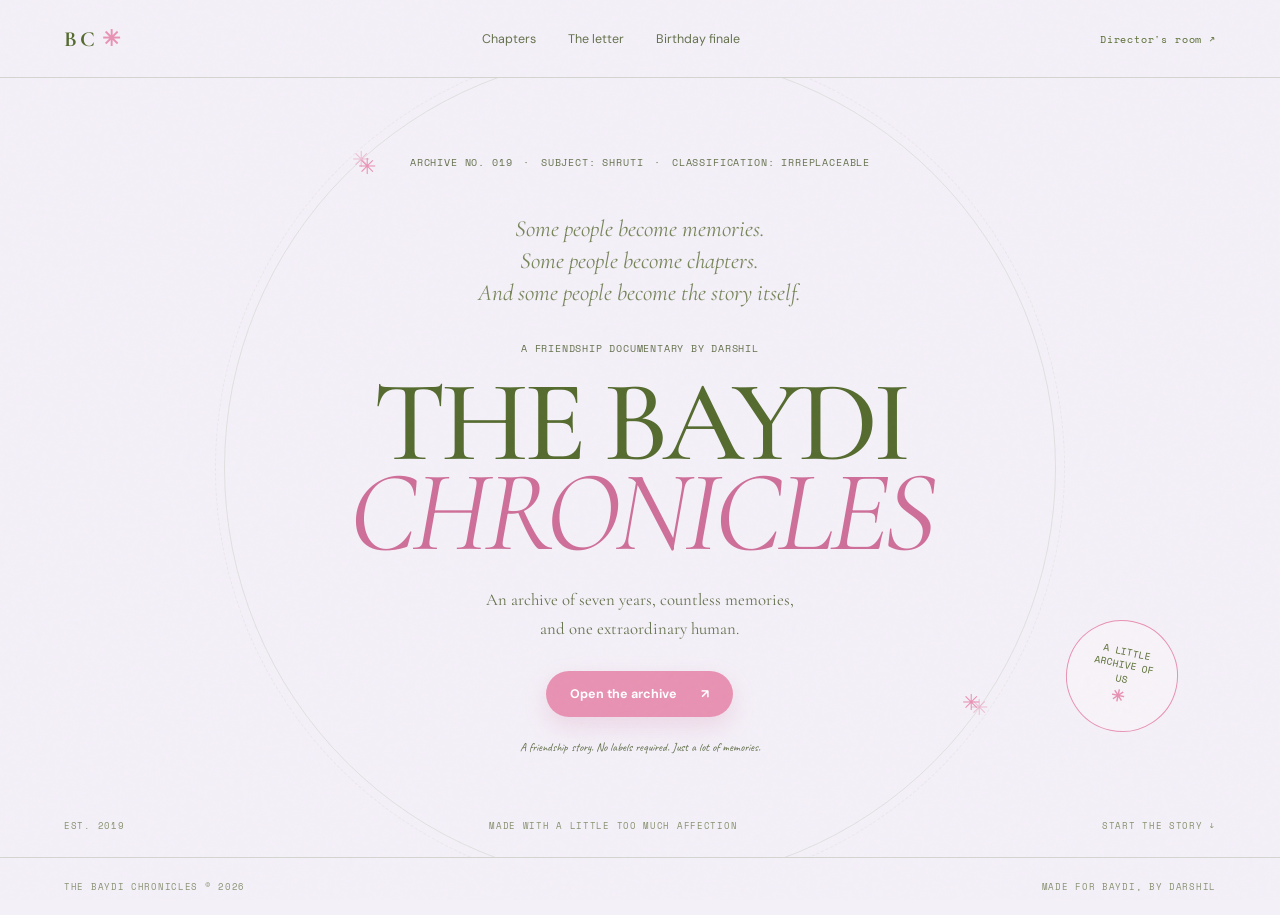
<file: index.html>
<!doctype html>
<html lang="en"><head>
<meta charset="utf-8"><meta name="viewport" content="width=device-width,initial-scale=1">
<meta name="theme-color" content="#F4F0F8"><meta name="description" content="The Baydi Chronicles — a friendship story by Darshil for Shruti.">
<title>The Baydi Chronicles · The Archive</title>
<link rel="preconnect" href="https://fonts.googleapis.com"><link rel="preconnect" href="https://fonts.gstatic.com" crossorigin>
<link href="https://fonts.googleapis.com/css2?family=Cormorant+Garamond:wght@400;500;600;700&family=DM+Sans:wght@400;500;600;700&family=Space+Mono:wght@400;700&family=Caveat:wght@500;600&display=swap" rel="stylesheet">
<link rel="stylesheet" href="css/style.css"></head>
<body class="entrance-page">
<div class="grain"></div><header class="site-header"><a class="brand" href="index.html">BC<span>✳</span></a><nav><a href="origin.html">Chapters</a><a href="letter.html">The letter</a><a href="finale.html">Birthday finale</a></nav><a class="admin-link" href="admin.html">Director's room ↗</a></header>
<main class="entrance">
  <div class="orbit orbit-a"></div><div class="orbit orbit-b"></div>
  <div class="hero-card">
    <p class="eyebrow">ARCHIVE NO. 019　·　SUBJECT: SHRUTI　·　CLASSIFICATION: IRREPLACEABLE</p>
    <div class="prelude"><p>Some people become memories.</p><p>Some people become chapters.</p><p>And some people become the story itself.</p></div>
    <p class="mono tiny">A FRIENDSHIP DOCUMENTARY BY DARSHIL</p>
    <h1>THE BAYDI<br><em>CHRONICLES</em></h1>
    <p class="subtitle">An archive of seven years, countless memories,<br>and one extraordinary human.</p>
    <a class="button" href="origin.html">Open the archive <span>↗</span></a>
    <p class="micro-note">A friendship story. No labels required. Just a lot of memories.</p>
  </div>
  <div class="hero-stamp">A LITTLE<br>ARCHIVE OF<br>US <b>✳</b></div>
  <div class="hero-foot"><span>EST. 2019</span><span>MADE WITH A LITTLE TOO MUCH AFFECTION</span><span>START THE STORY ↓</span></div>
</main><footer class="site-footer"><span>THE BAYDI CHRONICLES © 2026</span><span>MADE FOR BAYDI, BY DARSHIL</span></footer>
<script type="module" src="js/app.js"></script></body></html>
</file>
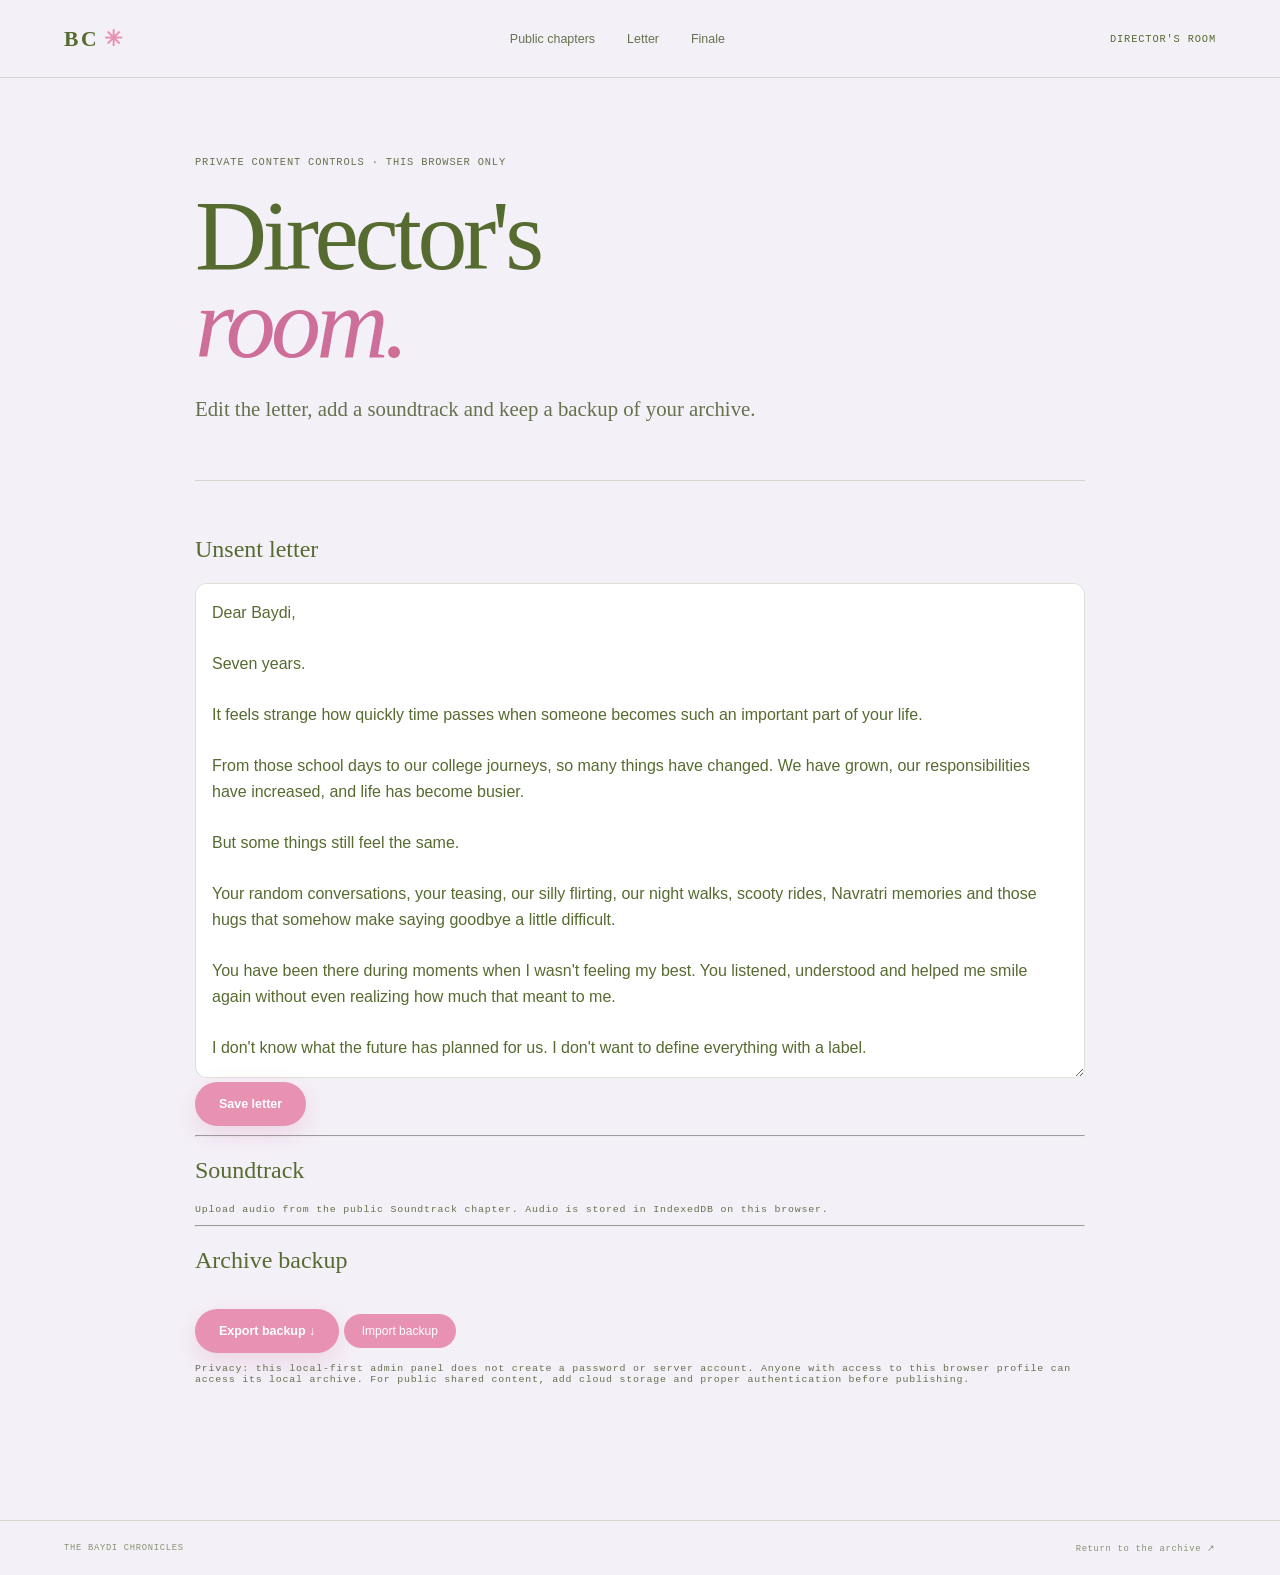
<file: admin.html>
<!doctype html><html lang="en"><head><meta charset="utf-8"><meta name="viewport" content="width=device-width,initial-scale=1"><title>Director's Room · Baydi Chronicles</title><link rel="stylesheet" href="css/style.css"></head><body><header class="site-header"><a class="brand" href="index.html">BC<span>✳</span></a><nav><a href="origin.html">Public chapters</a><a href="letter.html">Letter</a><a href="finale.html">Finale</a></nav><span class="admin-link">DIRECTOR'S ROOM</span></header><main class="chapter-page"><p class="eyebrow">PRIVATE CONTENT CONTROLS · THIS BROWSER ONLY</p><h1>Director's<br><em>room.</em></h1><p class="chapter-intro">Edit the letter, add a soundtrack and keep a backup of your archive.</p><section class="chapter-content"><div class="admin-panel"><h2>Unsent letter</h2><textarea id="letterEditor" rows="18" style="width:100%;padding:16px;border:1px solid var(--line);border-radius:12px;background:#fff;color:var(--matcha);font:1rem/1.6 var(--sans)"></textarea><button class="button" id="saveLetter">Save letter</button><p id="letterStatus" class="tiny" aria-live="polite"></p><hr><h2>Soundtrack</h2><p class="tiny">Upload audio from the public Soundtrack chapter. Audio is stored in IndexedDB on this browser.</p><hr><h2>Archive backup</h2><button class="button" id="exportBackup">Export backup ↓</button> <label class="upload-button">Import backup <input type="file" id="importBackup" accept="application/json"></label><p id="backupStatus" class="tiny" aria-live="polite"></p><p class="tiny">Privacy: this local-first admin panel does not create a password or server account. Anyone with access to this browser profile can access its local archive. For public shared content, add cloud storage and proper authentication before publishing.</p></div></section></main><footer class="site-footer"><span>THE BAYDI CHRONICLES</span><a href="index.html">Return to the archive ↗</a></footer><script type="module" src="js/admin.js"></script></body></html>
</file>
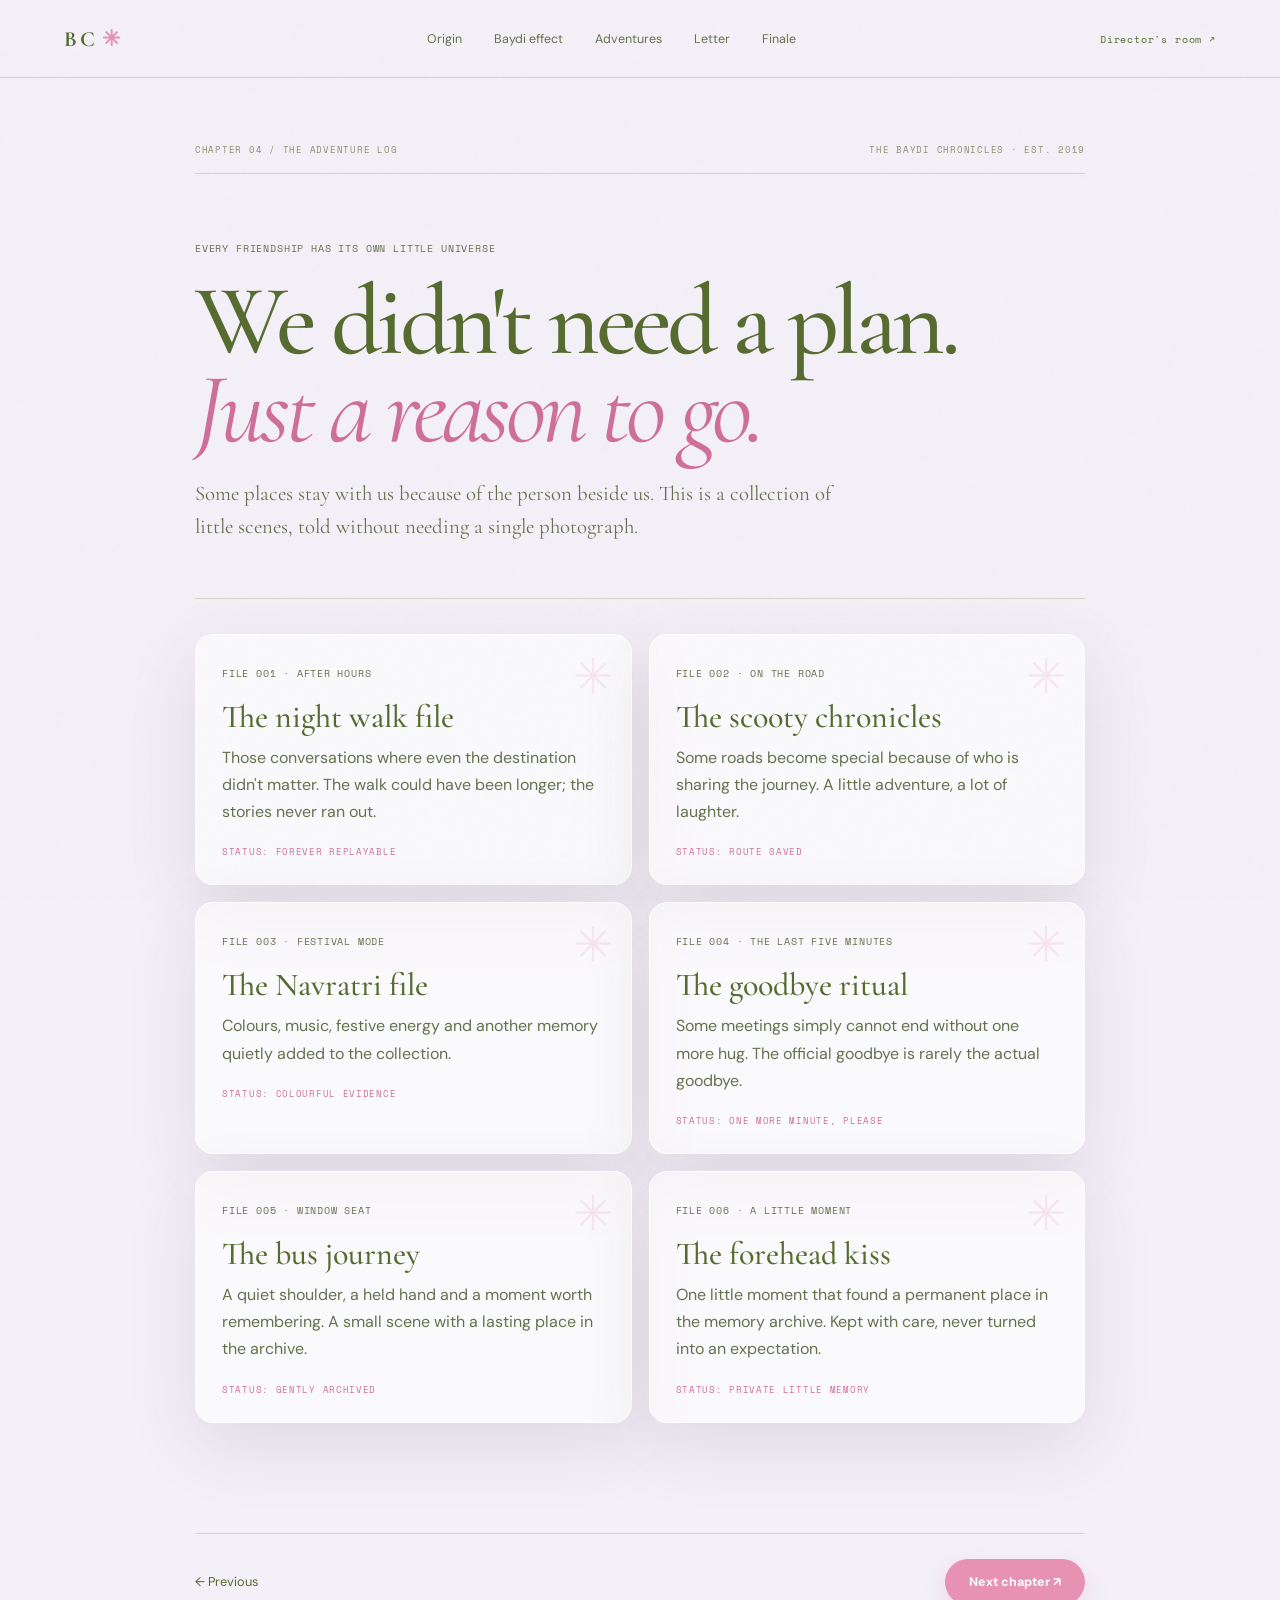
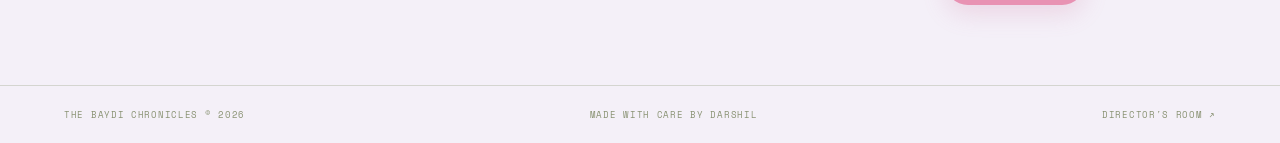
<file: adventures.html>
<!doctype html><html lang="en"><head><meta charset="utf-8"><meta name="viewport" content="width=device-width,initial-scale=1"><meta name="theme-color" content="#F4F0F8"><title>THE ADVENTURE LOG · The Baydi Chronicles</title><link rel="preconnect" href="https://fonts.googleapis.com"><link rel="preconnect" href="https://fonts.gstatic.com" crossorigin><link href="https://fonts.googleapis.com/css2?family=Cormorant+Garamond:wght@400;500;600;700&family=DM+Sans:wght@400;500;600;700&family=Space+Mono:wght@400;700&family=Caveat:wght@500;600&display=swap" rel="stylesheet"><link rel="stylesheet" href="css/style.css"></head><body><div class="grain"></div><div class="progress-track"><span id="progress"></span></div><header class="site-header"><a class="brand" href="index.html">BC<span>✳</span></a><nav><a href="origin.html">Origin</a><a href="effect.html">Baydi effect</a><a href="adventures.html">Adventures</a><a href="letter.html">Letter</a><a href="finale.html">Finale</a></nav><a class="admin-link" href="admin.html">Director's room ↗</a></header><main class="chapter-page"><div class="chapter-meta"><span>CHAPTER 04 / THE ADVENTURE LOG</span><span>THE BAYDI CHRONICLES · EST. 2019</span></div><p class="eyebrow">EVERY FRIENDSHIP HAS ITS OWN LITTLE UNIVERSE</p><h1>We didn't need a plan.<br><em>Just a reason to go.</em></h1><p class="chapter-intro">Some places stay with us because of the person beside us. This is a collection of little scenes, told without needing a single photograph.</p><section class="chapter-content">
<div class="scene-list">
<article class="memory-scene"><span class="mono tiny">FILE 001 · AFTER HOURS</span><h3>The night walk file</h3><p>Those conversations where even the destination didn't matter. The walk could have been longer; the stories never ran out.</p><b>STATUS: FOREVER REPLAYABLE</b></article>
<article class="memory-scene"><span class="mono tiny">FILE 002 · ON THE ROAD</span><h3>The scooty chronicles</h3><p>Some roads become special because of who is sharing the journey. A little adventure, a lot of laughter.</p><b>STATUS: ROUTE SAVED</b></article>
<article class="memory-scene"><span class="mono tiny">FILE 003 · FESTIVAL MODE</span><h3>The Navratri file</h3><p>Colours, music, festive energy and another memory quietly added to the collection.</p><b>STATUS: COLOURFUL EVIDENCE</b></article>
<article class="memory-scene"><span class="mono tiny">FILE 004 · THE LAST FIVE MINUTES</span><h3>The goodbye ritual</h3><p>Some meetings simply cannot end without one more hug. The official goodbye is rarely the actual goodbye.</p><b>STATUS: ONE MORE MINUTE, PLEASE</b></article>
<article class="memory-scene"><span class="mono tiny">FILE 005 · WINDOW SEAT</span><h3>The bus journey</h3><p>A quiet shoulder, a held hand and a moment worth remembering. A small scene with a lasting place in the archive.</p><b>STATUS: GENTLY ARCHIVED</b></article>
<article class="memory-scene"><span class="mono tiny">FILE 006 · A LITTLE MOMENT</span><h3>The forehead kiss</h3><p>One little moment that found a permanent place in the memory archive. Kept with care, never turned into an expectation.</p><b>STATUS: PRIVATE LITTLE MEMORY</b></article>
</div></section><div class="chapter-nav"><a class="text-link" href="clinic.html">← Previous</a><a class="button" href="classified.html">Next chapter ↗</a></div></main><footer class="site-footer"><span>THE BAYDI CHRONICLES © 2026</span><span>MADE WITH CARE BY DARSHIL</span><a href="admin.html">DIRECTOR'S ROOM ↗</a></footer><script type="module" src="js/app.js"></script></body></html>
</file>
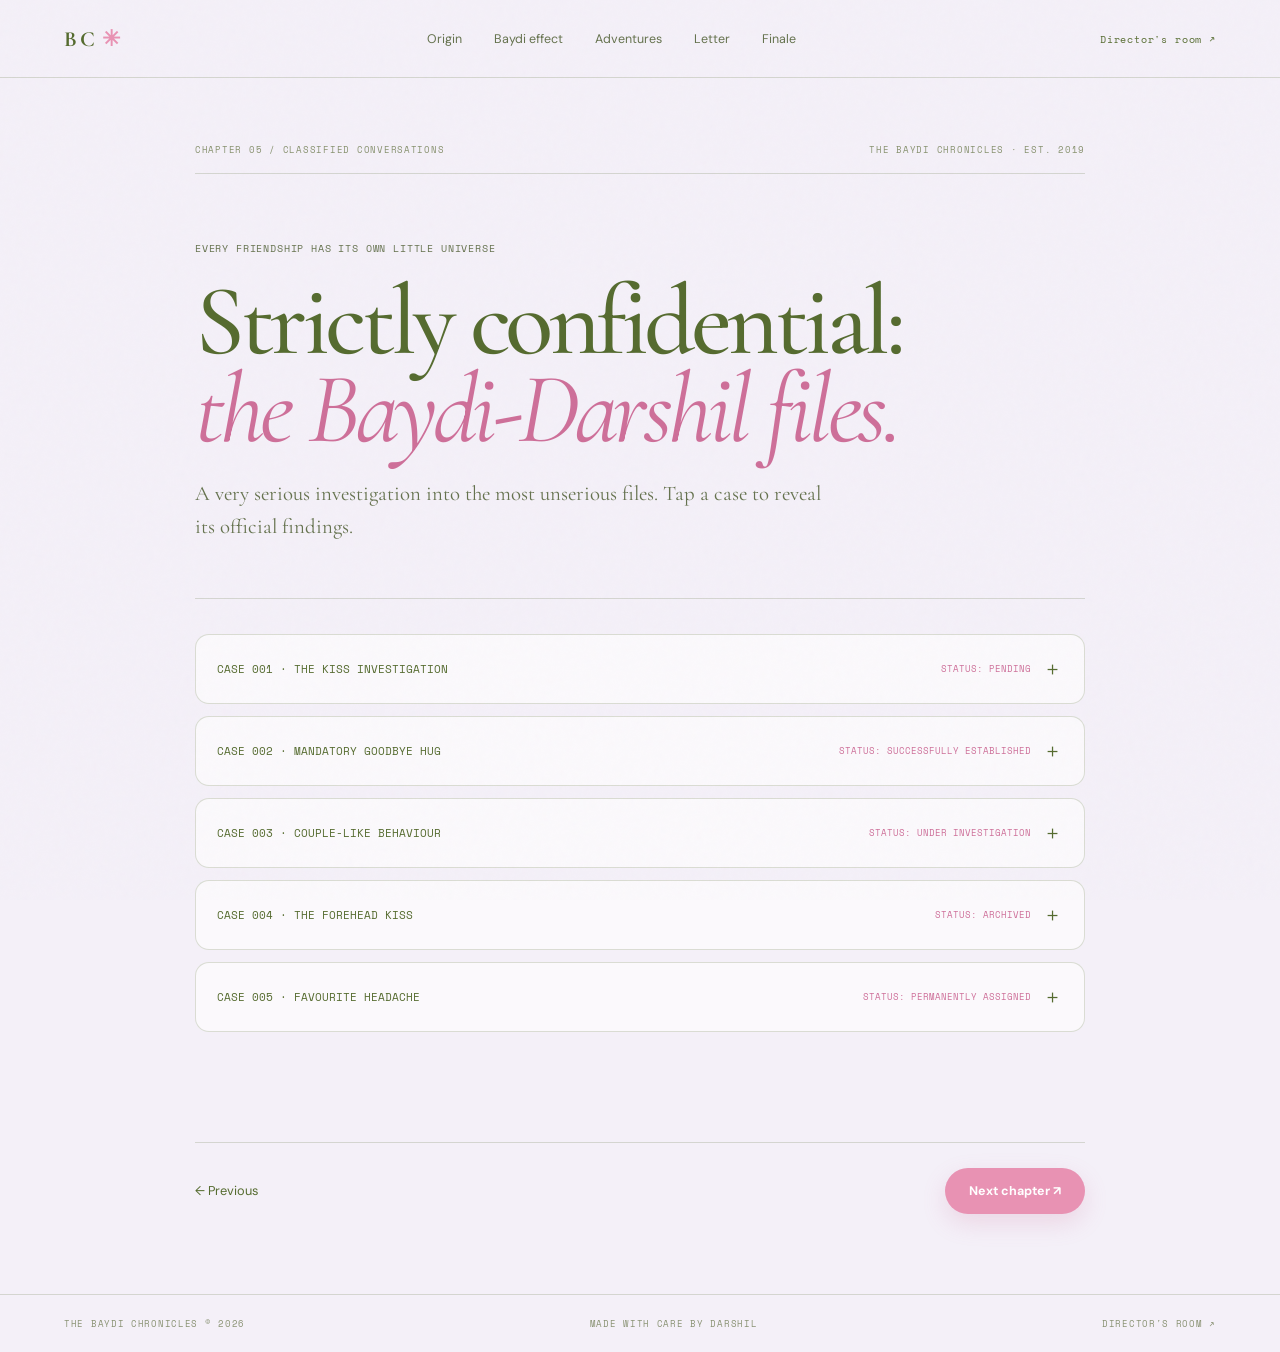
<file: classified.html>
<!doctype html><html lang="en"><head><meta charset="utf-8"><meta name="viewport" content="width=device-width,initial-scale=1"><meta name="theme-color" content="#F4F0F8"><title>CLASSIFIED CONVERSATIONS · The Baydi Chronicles</title><link rel="preconnect" href="https://fonts.googleapis.com"><link rel="preconnect" href="https://fonts.gstatic.com" crossorigin><link href="https://fonts.googleapis.com/css2?family=Cormorant+Garamond:wght@400;500;600;700&family=DM+Sans:wght@400;500;600;700&family=Space+Mono:wght@400;700&family=Caveat:wght@500;600&display=swap" rel="stylesheet"><link rel="stylesheet" href="css/style.css"></head><body><div class="grain"></div><div class="progress-track"><span id="progress"></span></div><header class="site-header"><a class="brand" href="index.html">BC<span>✳</span></a><nav><a href="origin.html">Origin</a><a href="effect.html">Baydi effect</a><a href="adventures.html">Adventures</a><a href="letter.html">Letter</a><a href="finale.html">Finale</a></nav><a class="admin-link" href="admin.html">Director's room ↗</a></header><main class="chapter-page"><div class="chapter-meta"><span>CHAPTER 05 / CLASSIFIED CONVERSATIONS</span><span>THE BAYDI CHRONICLES · EST. 2019</span></div><p class="eyebrow">EVERY FRIENDSHIP HAS ITS OWN LITTLE UNIVERSE</p><h1>Strictly confidential:<br><em>the Baydi-Darshil files.</em></h1><p class="chapter-intro">A very serious investigation into the most unserious files. Tap a case to reveal its official findings.</p><section class="chapter-content">
<div class="case-list">
<button class="case-file"><span>CASE 001 · THE KISS INVESTIGATION</span><b>STATUS: PENDING</b><i>＋</i><div class="case-detail"><p>Subject response: “After some time.”</p><p>Investigator note: Patience remains operational. No pressure, ever.</p></div></button>
<button class="case-file"><span>CASE 002 · MANDATORY GOODBYE HUG</span><b>STATUS: SUCCESSFULLY ESTABLISHED</b><i>＋</i><div class="case-detail"><p>Finding: The goodbye often needs an encore. Mutual consent remains the official protocol.</p></div></button>
<button class="case-file"><span>CASE 003 · COUPLE-LIKE BEHAVIOUR</span><b>STATUS: UNDER INVESTIGATION</b><i>＋</i><div class="case-detail"><p>Official classification: Best friends with suspiciously high flirting levels.</p></div></button>
<button class="case-file"><span>CASE 004 · THE FOREHEAD KISS</span><b>STATUS: ARCHIVED</b><i>＋</i><div class="case-detail"><p>One small moment. Filed carefully under memories that matter.</p></div></button>
<button class="case-file"><span>CASE 005 · FAVOURITE HEADACHE</span><b>STATUS: PERMANENTLY ASSIGNED</b><i>＋</i><div class="case-detail"><p>Investigator: Darshil. Assignment: Keep being mildly annoying, but always show up with care.</p></div></button>
</div></section><div class="chapter-nav"><a class="text-link" href="adventures.html">← Previous</a><a class="button" href="soundtrack.html">Next chapter ↗</a></div></main><footer class="site-footer"><span>THE BAYDI CHRONICLES © 2026</span><span>MADE WITH CARE BY DARSHIL</span><a href="admin.html">DIRECTOR'S ROOM ↗</a></footer><script type="module" src="js/app.js"></script></body></html>
</file>
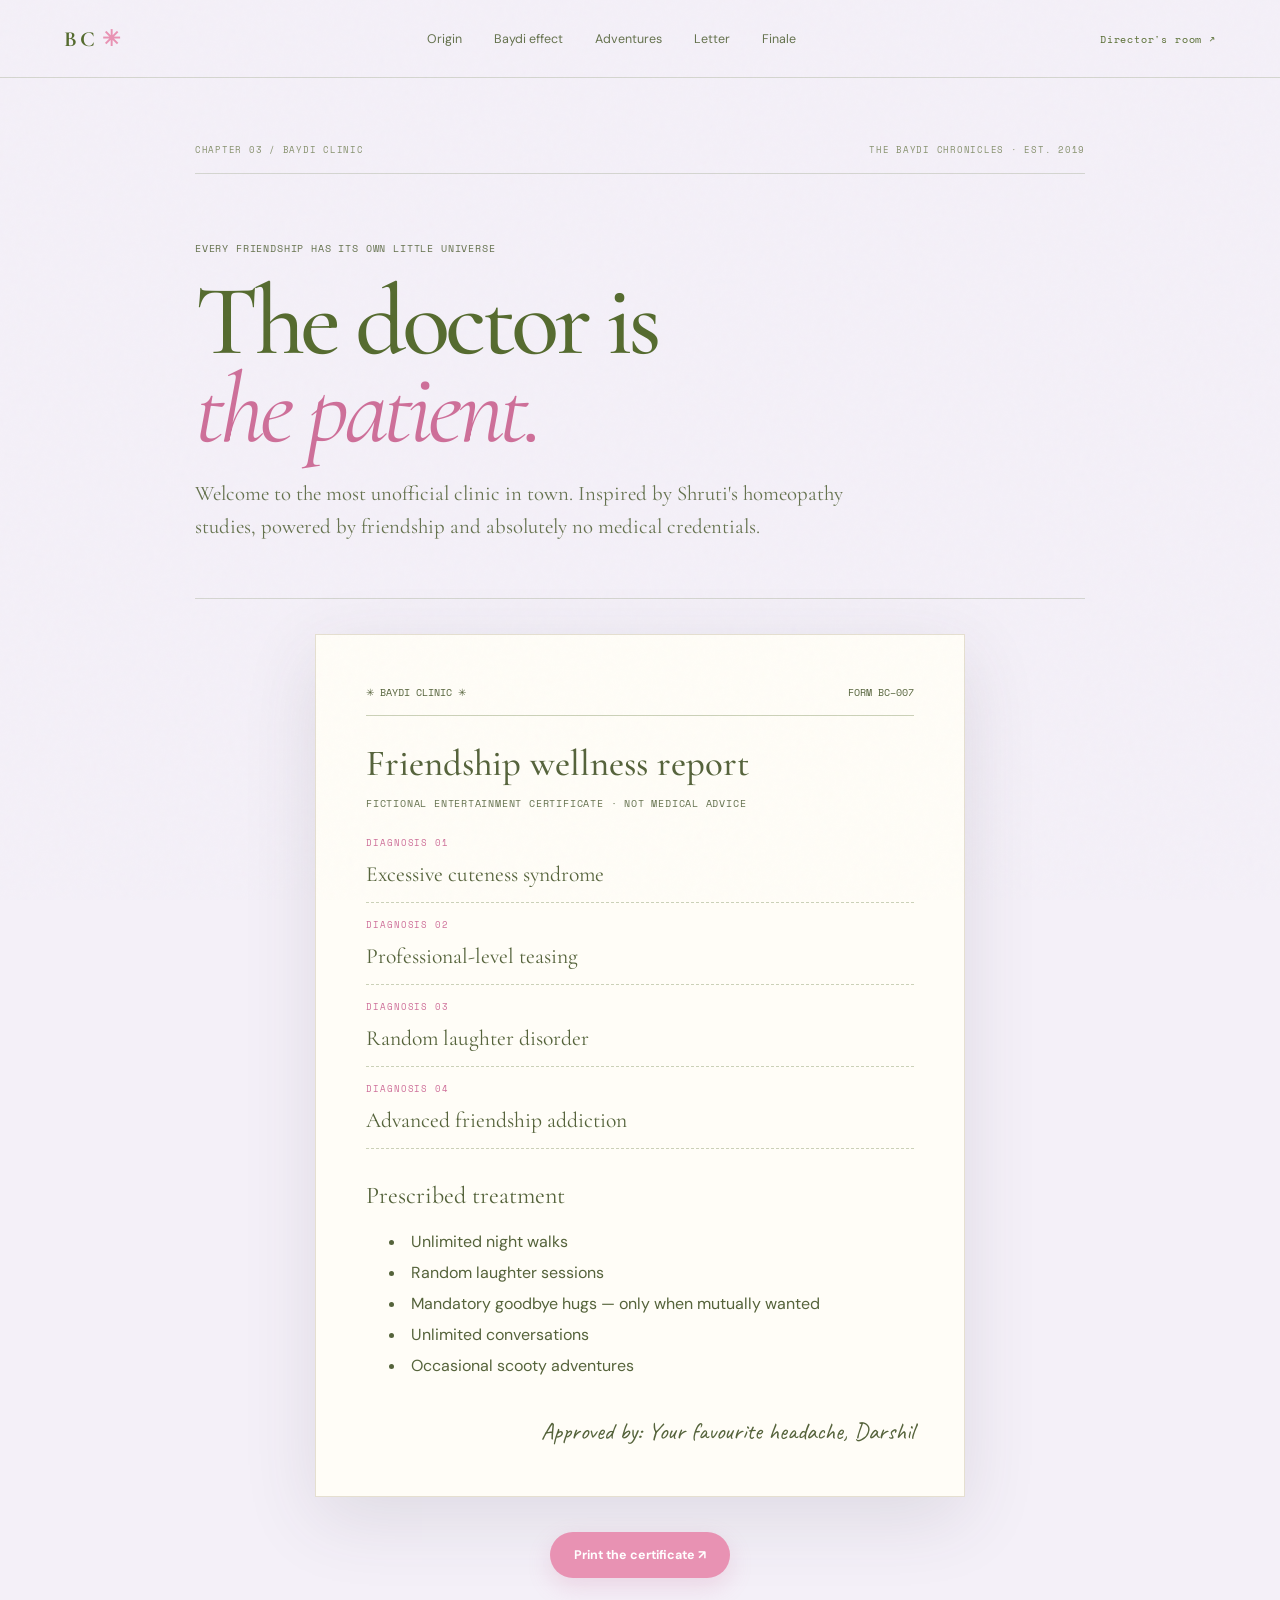
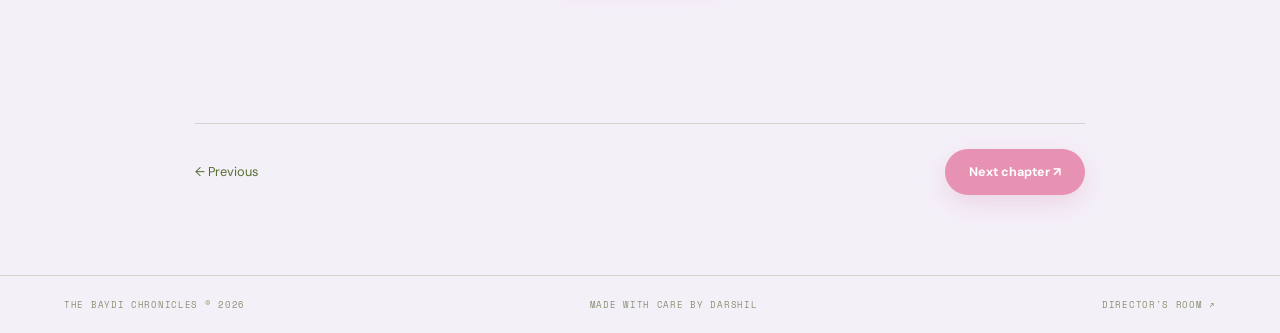
<file: clinic.html>
<!doctype html><html lang="en"><head><meta charset="utf-8"><meta name="viewport" content="width=device-width,initial-scale=1"><meta name="theme-color" content="#F4F0F8"><title>BAYDI CLINIC · The Baydi Chronicles</title><link rel="preconnect" href="https://fonts.googleapis.com"><link rel="preconnect" href="https://fonts.gstatic.com" crossorigin><link href="https://fonts.googleapis.com/css2?family=Cormorant+Garamond:wght@400;500;600;700&family=DM+Sans:wght@400;500;600;700&family=Space+Mono:wght@400;700&family=Caveat:wght@500;600&display=swap" rel="stylesheet"><link rel="stylesheet" href="css/style.css"></head><body><div class="grain"></div><div class="progress-track"><span id="progress"></span></div><header class="site-header"><a class="brand" href="index.html">BC<span>✳</span></a><nav><a href="origin.html">Origin</a><a href="effect.html">Baydi effect</a><a href="adventures.html">Adventures</a><a href="letter.html">Letter</a><a href="finale.html">Finale</a></nav><a class="admin-link" href="admin.html">Director's room ↗</a></header><main class="chapter-page"><div class="chapter-meta"><span>CHAPTER 03 / BAYDI CLINIC</span><span>THE BAYDI CHRONICLES · EST. 2019</span></div><p class="eyebrow">EVERY FRIENDSHIP HAS ITS OWN LITTLE UNIVERSE</p><h1>The doctor is<br><em>the patient.</em></h1><p class="chapter-intro">Welcome to the most unofficial clinic in town. Inspired by Shruti's homeopathy studies, powered by friendship and absolutely no medical credentials.</p><section class="chapter-content">
<div class="clinic-paper"><div class="clinic-head"><span>✳ BAYDI CLINIC ✳</span><span>FORM BC–007</span></div><h3>Friendship wellness report</h3><p class="tiny">FICTIONAL ENTERTAINMENT CERTIFICATE · NOT MEDICAL ADVICE</p><div class="diagnosis"><span>DIAGNOSIS 01</span><strong>Excessive cuteness syndrome</strong></div><div class="diagnosis"><span>DIAGNOSIS 02</span><strong>Professional-level teasing</strong></div><div class="diagnosis"><span>DIAGNOSIS 03</span><strong>Random laughter disorder</strong></div><div class="diagnosis"><span>DIAGNOSIS 04</span><strong>Advanced friendship addiction</strong></div><h4>Prescribed treatment</h4><ul><li>Unlimited night walks</li><li>Random laughter sessions</li><li>Mandatory goodbye hugs — only when mutually wanted</li><li>Unlimited conversations</li><li>Occasional scooty adventures</li></ul><div class="signature">Approved by: Your favourite headache, Darshil</div></div>
<div class="center-action"><button class="button" id="printCertificate">Print the certificate ↗</button></div></section><div class="chapter-nav"><a class="text-link" href="effect.html">← Previous</a><a class="button" href="adventures.html">Next chapter ↗</a></div></main><footer class="site-footer"><span>THE BAYDI CHRONICLES © 2026</span><span>MADE WITH CARE BY DARSHIL</span><a href="admin.html">DIRECTOR'S ROOM ↗</a></footer><script type="module" src="js/app.js"></script></body></html>
</file>
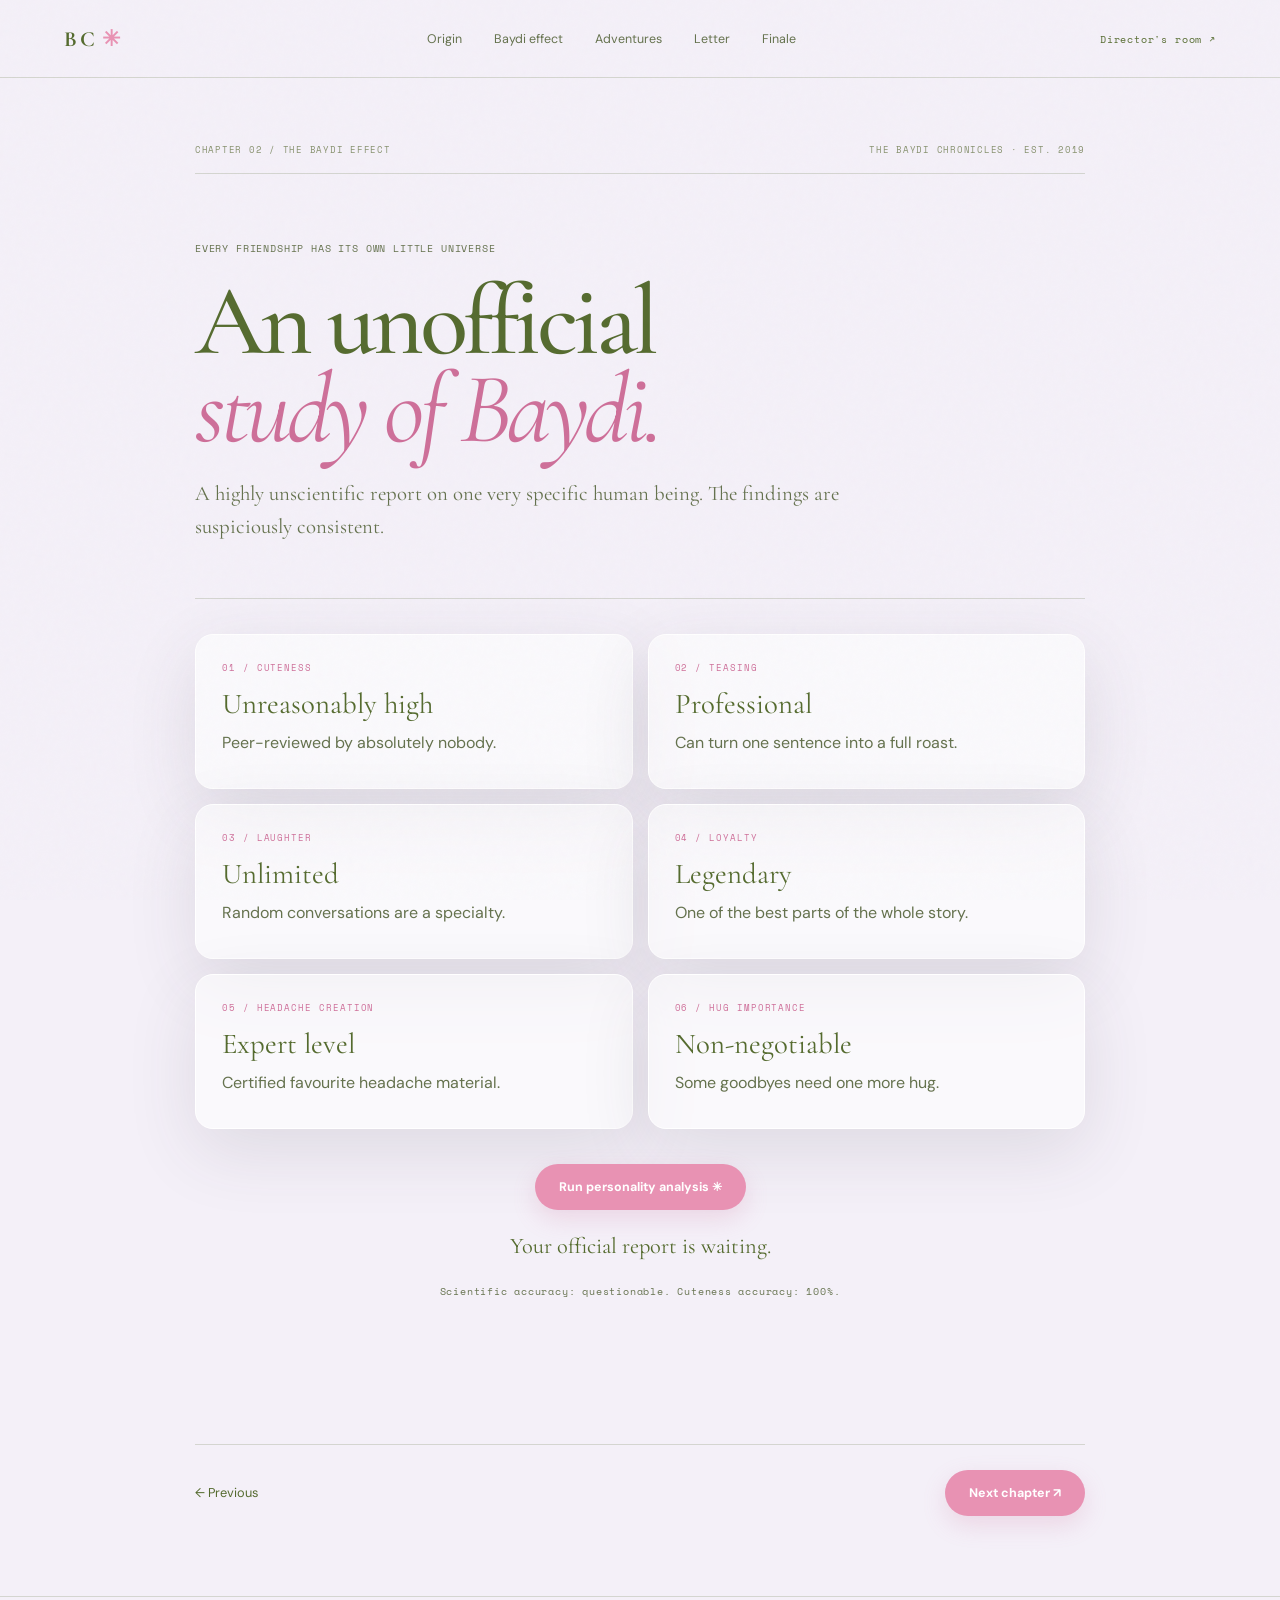
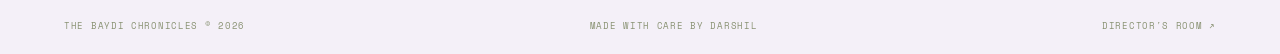
<file: effect.html>
<!doctype html><html lang="en"><head><meta charset="utf-8"><meta name="viewport" content="width=device-width,initial-scale=1"><meta name="theme-color" content="#F4F0F8"><title>THE BAYDI EFFECT · The Baydi Chronicles</title><link rel="preconnect" href="https://fonts.googleapis.com"><link rel="preconnect" href="https://fonts.gstatic.com" crossorigin><link href="https://fonts.googleapis.com/css2?family=Cormorant+Garamond:wght@400;500;600;700&family=DM+Sans:wght@400;500;600;700&family=Space+Mono:wght@400;700&family=Caveat:wght@500;600&display=swap" rel="stylesheet"><link rel="stylesheet" href="css/style.css"></head><body><div class="grain"></div><div class="progress-track"><span id="progress"></span></div><header class="site-header"><a class="brand" href="index.html">BC<span>✳</span></a><nav><a href="origin.html">Origin</a><a href="effect.html">Baydi effect</a><a href="adventures.html">Adventures</a><a href="letter.html">Letter</a><a href="finale.html">Finale</a></nav><a class="admin-link" href="admin.html">Director's room ↗</a></header><main class="chapter-page"><div class="chapter-meta"><span>CHAPTER 02 / THE BAYDI EFFECT</span><span>THE BAYDI CHRONICLES · EST. 2019</span></div><p class="eyebrow">EVERY FRIENDSHIP HAS ITS OWN LITTLE UNIVERSE</p><h1>An unofficial<br><em>study of Baydi.</em></h1><p class="chapter-intro">A highly unscientific report on one very specific human being. The findings are suspiciously consistent.</p><section class="chapter-content">
<div class="trait-grid">
<div class="trait"><span>01 / CUTENESS</span><strong>Unreasonably high</strong><p>Peer-reviewed by absolutely nobody.</p></div>
<div class="trait"><span>02 / TEASING</span><strong>Professional</strong><p>Can turn one sentence into a full roast.</p></div>
<div class="trait"><span>03 / LAUGHTER</span><strong>Unlimited</strong><p>Random conversations are a specialty.</p></div>
<div class="trait"><span>04 / LOYALTY</span><strong>Legendary</strong><p>One of the best parts of the whole story.</p></div>
<div class="trait"><span>05 / HEADACHE CREATION</span><strong>Expert level</strong><p>Certified favourite headache material.</p></div>
<div class="trait"><span>06 / HUG IMPORTANCE</span><strong>Non-negotiable</strong><p>Some goodbyes need one more hug.</p></div>
</div>
<div class="center-action"><button class="button" id="analysisButton">Run personality analysis ✳</button><p class="result" id="analysisResult" aria-live="polite">Your official report is waiting.</p><p class="tiny">Scientific accuracy: questionable. Cuteness accuracy: 100%.</p></div></section><div class="chapter-nav"><a class="text-link" href="origin.html">← Previous</a><a class="button" href="clinic.html">Next chapter ↗</a></div></main><footer class="site-footer"><span>THE BAYDI CHRONICLES © 2026</span><span>MADE WITH CARE BY DARSHIL</span><a href="admin.html">DIRECTOR'S ROOM ↗</a></footer><script type="module" src="js/app.js"></script></body></html>
</file>
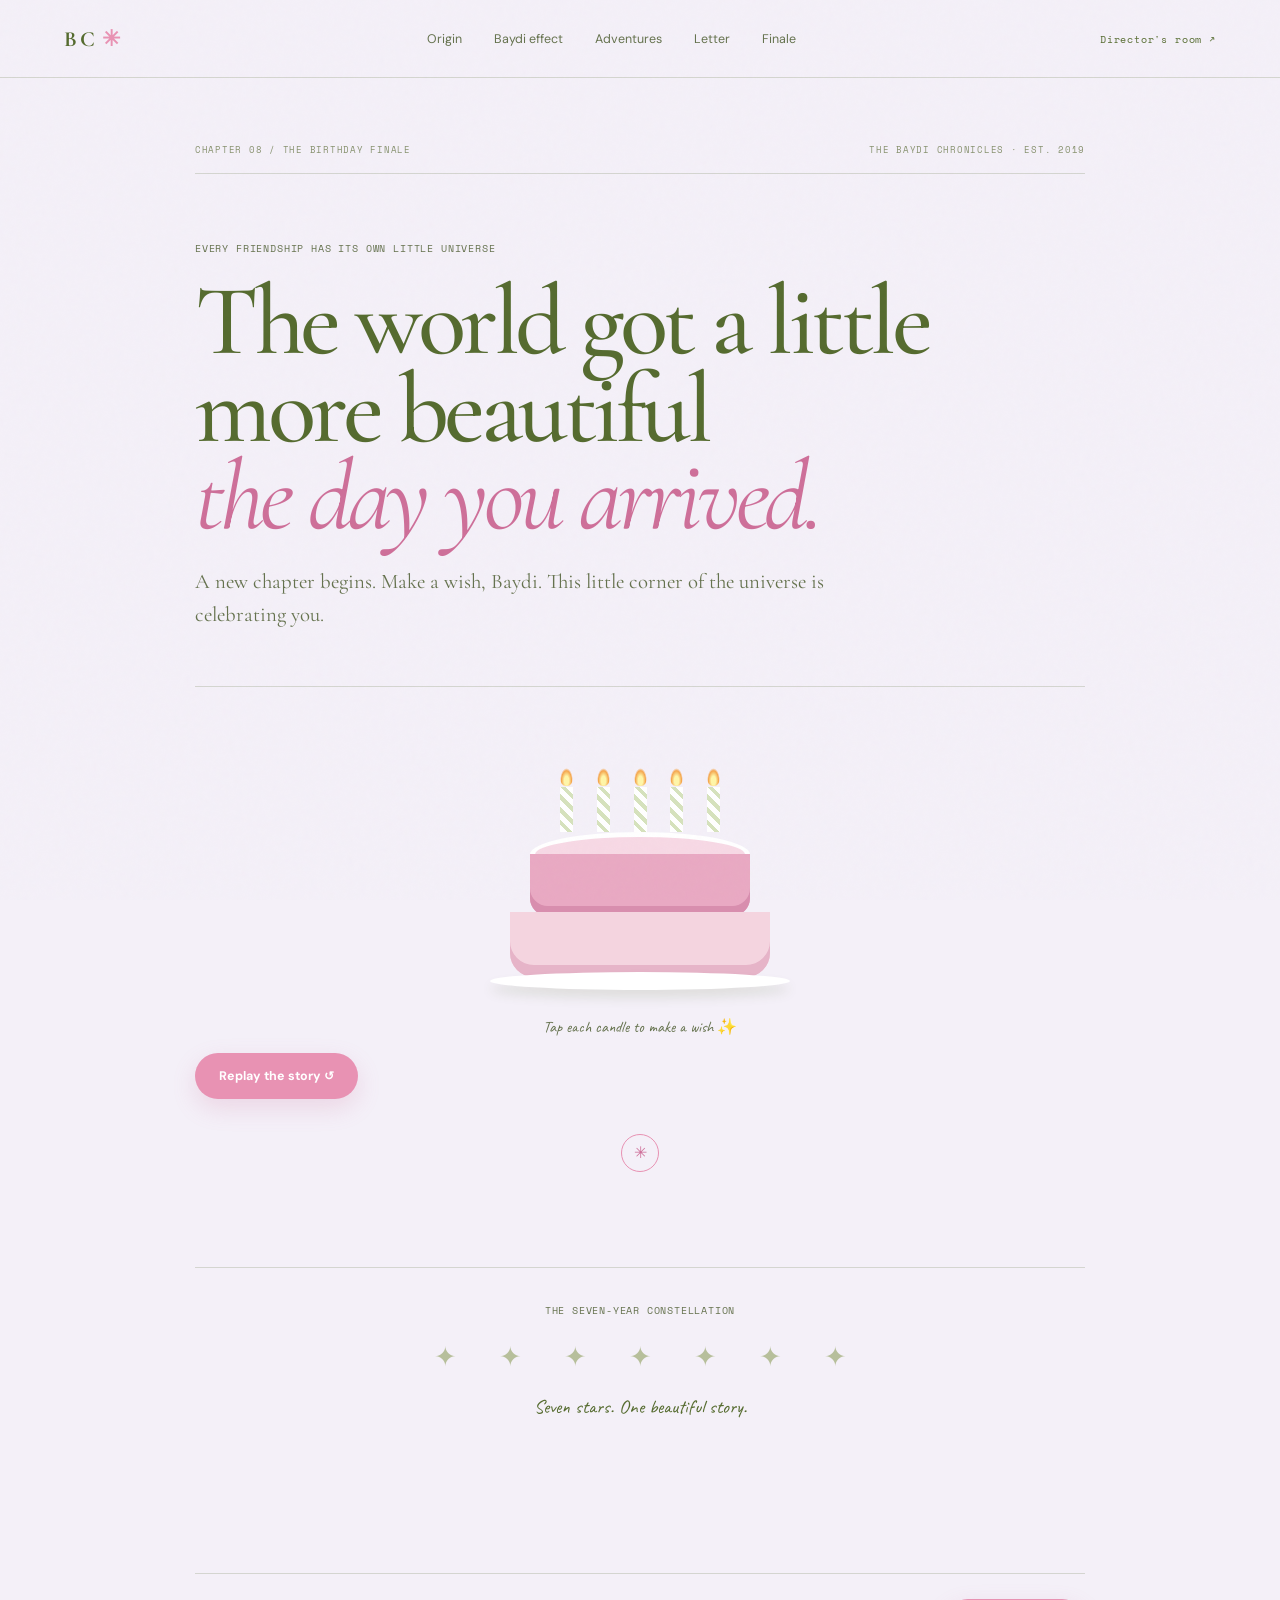
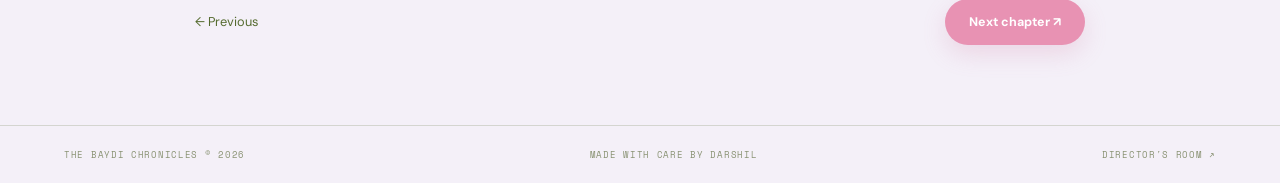
<file: finale.html>
<!doctype html><html lang="en"><head><meta charset="utf-8"><meta name="viewport" content="width=device-width,initial-scale=1"><meta name="theme-color" content="#F4F0F8"><title>THE BIRTHDAY FINALE · The Baydi Chronicles</title><link rel="preconnect" href="https://fonts.googleapis.com"><link rel="preconnect" href="https://fonts.gstatic.com" crossorigin><link href="https://fonts.googleapis.com/css2?family=Cormorant+Garamond:wght@400;500;600;700&family=DM+Sans:wght@400;500;600;700&family=Space+Mono:wght@400;700&family=Caveat:wght@500;600&display=swap" rel="stylesheet"><link rel="stylesheet" href="css/style.css"></head><body><div class="grain"></div><div class="progress-track"><span id="progress"></span></div><header class="site-header"><a class="brand" href="index.html">BC<span>✳</span></a><nav><a href="origin.html">Origin</a><a href="effect.html">Baydi effect</a><a href="adventures.html">Adventures</a><a href="letter.html">Letter</a><a href="finale.html">Finale</a></nav><a class="admin-link" href="admin.html">Director's room ↗</a></header><main class="chapter-page"><div class="chapter-meta"><span>CHAPTER 08 / THE BIRTHDAY FINALE</span><span>THE BAYDI CHRONICLES · EST. 2019</span></div><p class="eyebrow">EVERY FRIENDSHIP HAS ITS OWN LITTLE UNIVERSE</p><h1>The world got a little more beautiful<br><em>the day you arrived.</em></h1><p class="chapter-intro">A new chapter begins. Make a wish, Baydi. This little corner of the universe is celebrating you.</p><section class="chapter-content">
<div class="cake-area"><div class="candles" id="candles"><button class="candle" aria-label="Extinguish candle 1"><i></i></button><button class="candle" aria-label="Extinguish candle 2"><i></i></button><button class="candle" aria-label="Extinguish candle 3"><i></i></button><button class="candle" aria-label="Extinguish candle 4"><i></i></button><button class="candle" aria-label="Extinguish candle 5"><i></i></button></div><div class="cake"><div class="cake-top"></div><div class="cake-middle"></div><div class="cake-bottom"></div><div class="cake-plate"></div></div></div>
<p class="cake-hint" id="cakeHint">Tap each candle to make a wish ✨</p><div id="birthdayMessage" class="birthday-message" hidden><p>May this new chapter bring you happiness, courage, success, beautiful surprises and everything your heart quietly wishes for.</p><p class="wish-list">More laughter.　More adventures.<br>More memories.　More hugs.<br>More reasons to smile.</p><h3>Some people are not just part of your story.<br>They become your favourite part of it.</h3><p class="signoff">Happy Birthday, Baydi.<br><span>— Darshil ♡</span></p></div>
<button class="button" id="replay">Replay the story ↺</button><button class="secret-trigger" id="secretTrigger" aria-label="Unlock a tiny secret">✳</button><div id="secretMessage" class="secret-message" role="status"></div>
<div class="constellation"><p class="mono tiny">THE SEVEN-YEAR CONSTELLATION</p><div class="stars"><button class="star" data-word="School" aria-label="Reveal School">✦</button><button class="star" data-word="Friendship" aria-label="Reveal Friendship">✦</button><button class="star" data-word="Laughter" aria-label="Reveal Laughter">✦</button><button class="star" data-word="Adventures" aria-label="Reveal Adventures">✦</button><button class="star" data-word="Support" aria-label="Reveal Support">✦</button><button class="star" data-word="Memories" aria-label="Reveal Memories">✦</button><button class="star" data-word="Tomorrow" aria-label="Reveal Tomorrow">✦</button></div><p id="starMessage">Seven stars. One beautiful story.</p></div></section><div class="chapter-nav"><a class="text-link" href="letter.html">← Previous</a><a class="button" href="index.html">Next chapter ↗</a></div></main><footer class="site-footer"><span>THE BAYDI CHRONICLES © 2026</span><span>MADE WITH CARE BY DARSHIL</span><a href="admin.html">DIRECTOR'S ROOM ↗</a></footer><script type="module" src="js/app.js"></script></body></html>
</file>
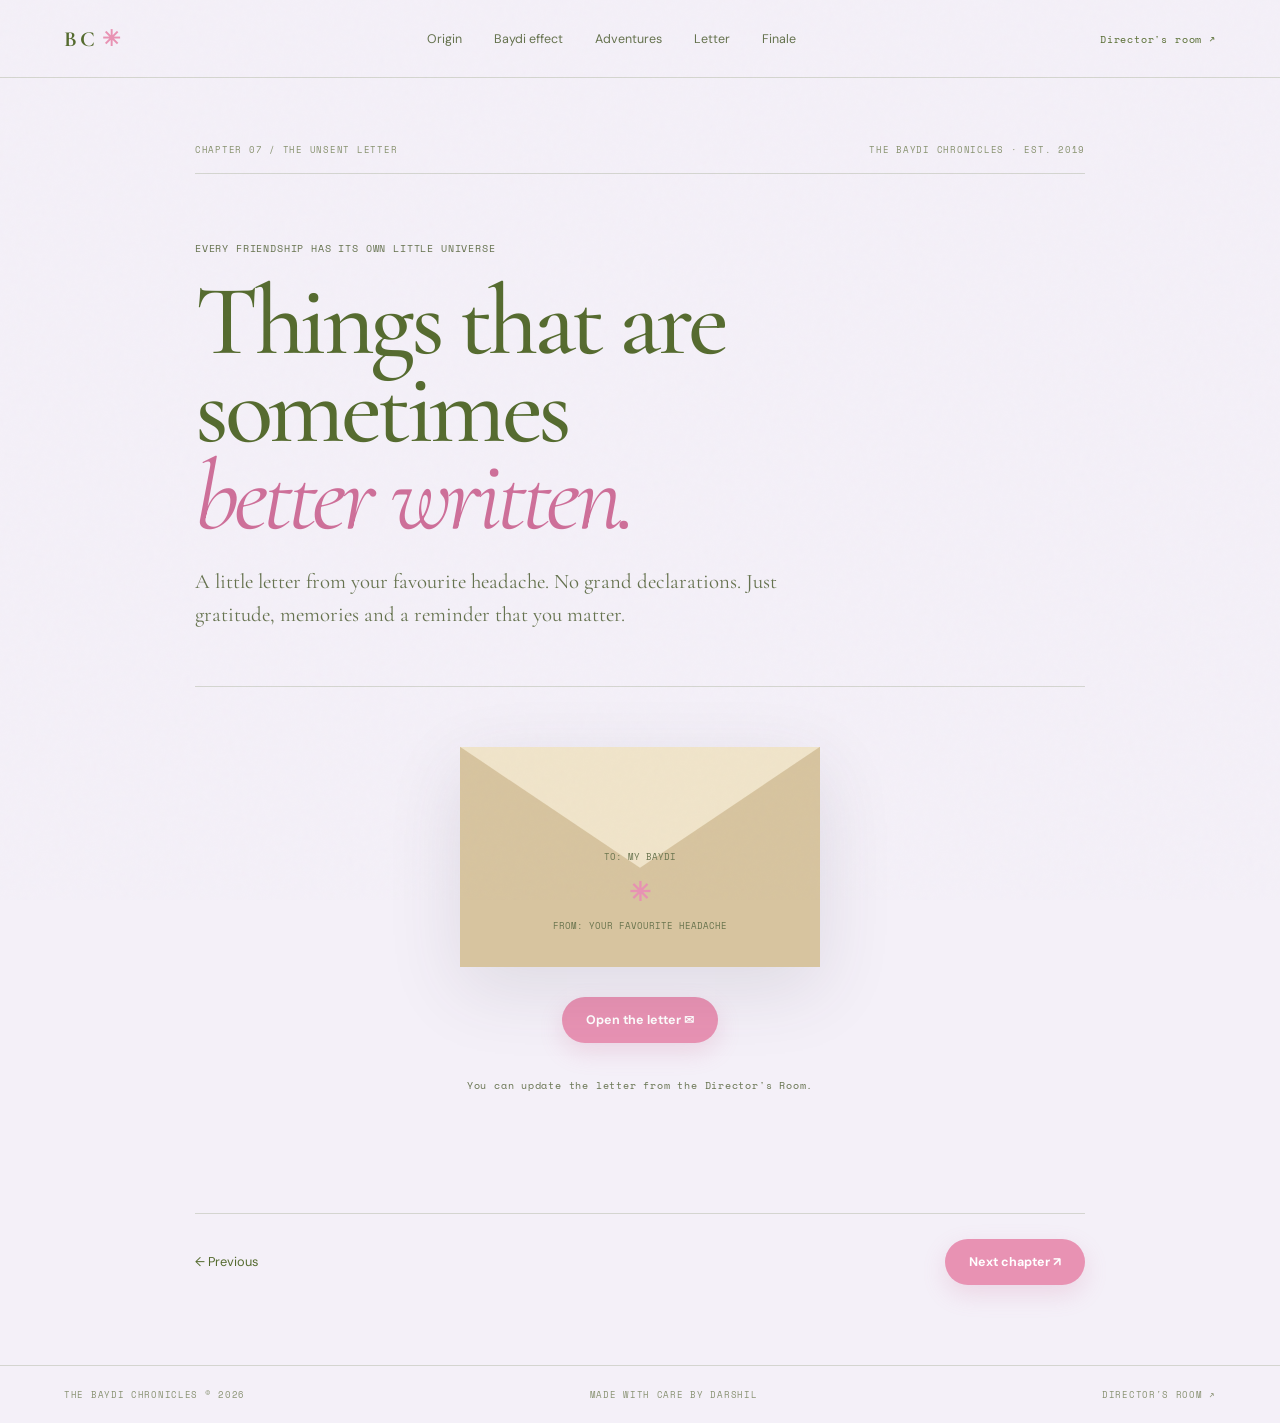
<file: letter.html>
<!doctype html><html lang="en"><head><meta charset="utf-8"><meta name="viewport" content="width=device-width,initial-scale=1"><meta name="theme-color" content="#F4F0F8"><title>THE UNSENT LETTER · The Baydi Chronicles</title><link rel="preconnect" href="https://fonts.googleapis.com"><link rel="preconnect" href="https://fonts.gstatic.com" crossorigin><link href="https://fonts.googleapis.com/css2?family=Cormorant+Garamond:wght@400;500;600;700&family=DM+Sans:wght@400;500;600;700&family=Space+Mono:wght@400;700&family=Caveat:wght@500;600&display=swap" rel="stylesheet"><link rel="stylesheet" href="css/style.css"></head><body><div class="grain"></div><div class="progress-track"><span id="progress"></span></div><header class="site-header"><a class="brand" href="index.html">BC<span>✳</span></a><nav><a href="origin.html">Origin</a><a href="effect.html">Baydi effect</a><a href="adventures.html">Adventures</a><a href="letter.html">Letter</a><a href="finale.html">Finale</a></nav><a class="admin-link" href="admin.html">Director's room ↗</a></header><main class="chapter-page"><div class="chapter-meta"><span>CHAPTER 07 / THE UNSENT LETTER</span><span>THE BAYDI CHRONICLES · EST. 2019</span></div><p class="eyebrow">EVERY FRIENDSHIP HAS ITS OWN LITTLE UNIVERSE</p><h1>Things that are sometimes<br><em>better written.</em></h1><p class="chapter-intro">A little letter from your favourite headache. No grand declarations. Just gratitude, memories and a reminder that you matter.</p><section class="chapter-content">
<div class="envelope-wrap"><div class="envelope" id="envelope"><div class="envelope-flap"></div><div class="envelope-front"><span>TO: MY BAYDI</span><b>✳</b><span>FROM: YOUR FAVOURITE HEADACHE</span></div></div><button class="button" id="openLetter">Open the letter ✉</button></div>
<article class="letter-paper" id="letterPaper" hidden><p class="mono tiny">A NOTE FROM THE ARCHIVE · NO. 007</p><div id="letterContent" class="letter-content"></div></article>
<p class="tiny center">You can update the letter from the Director's Room.</p></section><div class="chapter-nav"><a class="text-link" href="soundtrack.html">← Previous</a><a class="button" href="finale.html">Next chapter ↗</a></div></main><footer class="site-footer"><span>THE BAYDI CHRONICLES © 2026</span><span>MADE WITH CARE BY DARSHIL</span><a href="admin.html">DIRECTOR'S ROOM ↗</a></footer><script type="module" src="js/app.js"></script></body></html>
</file>
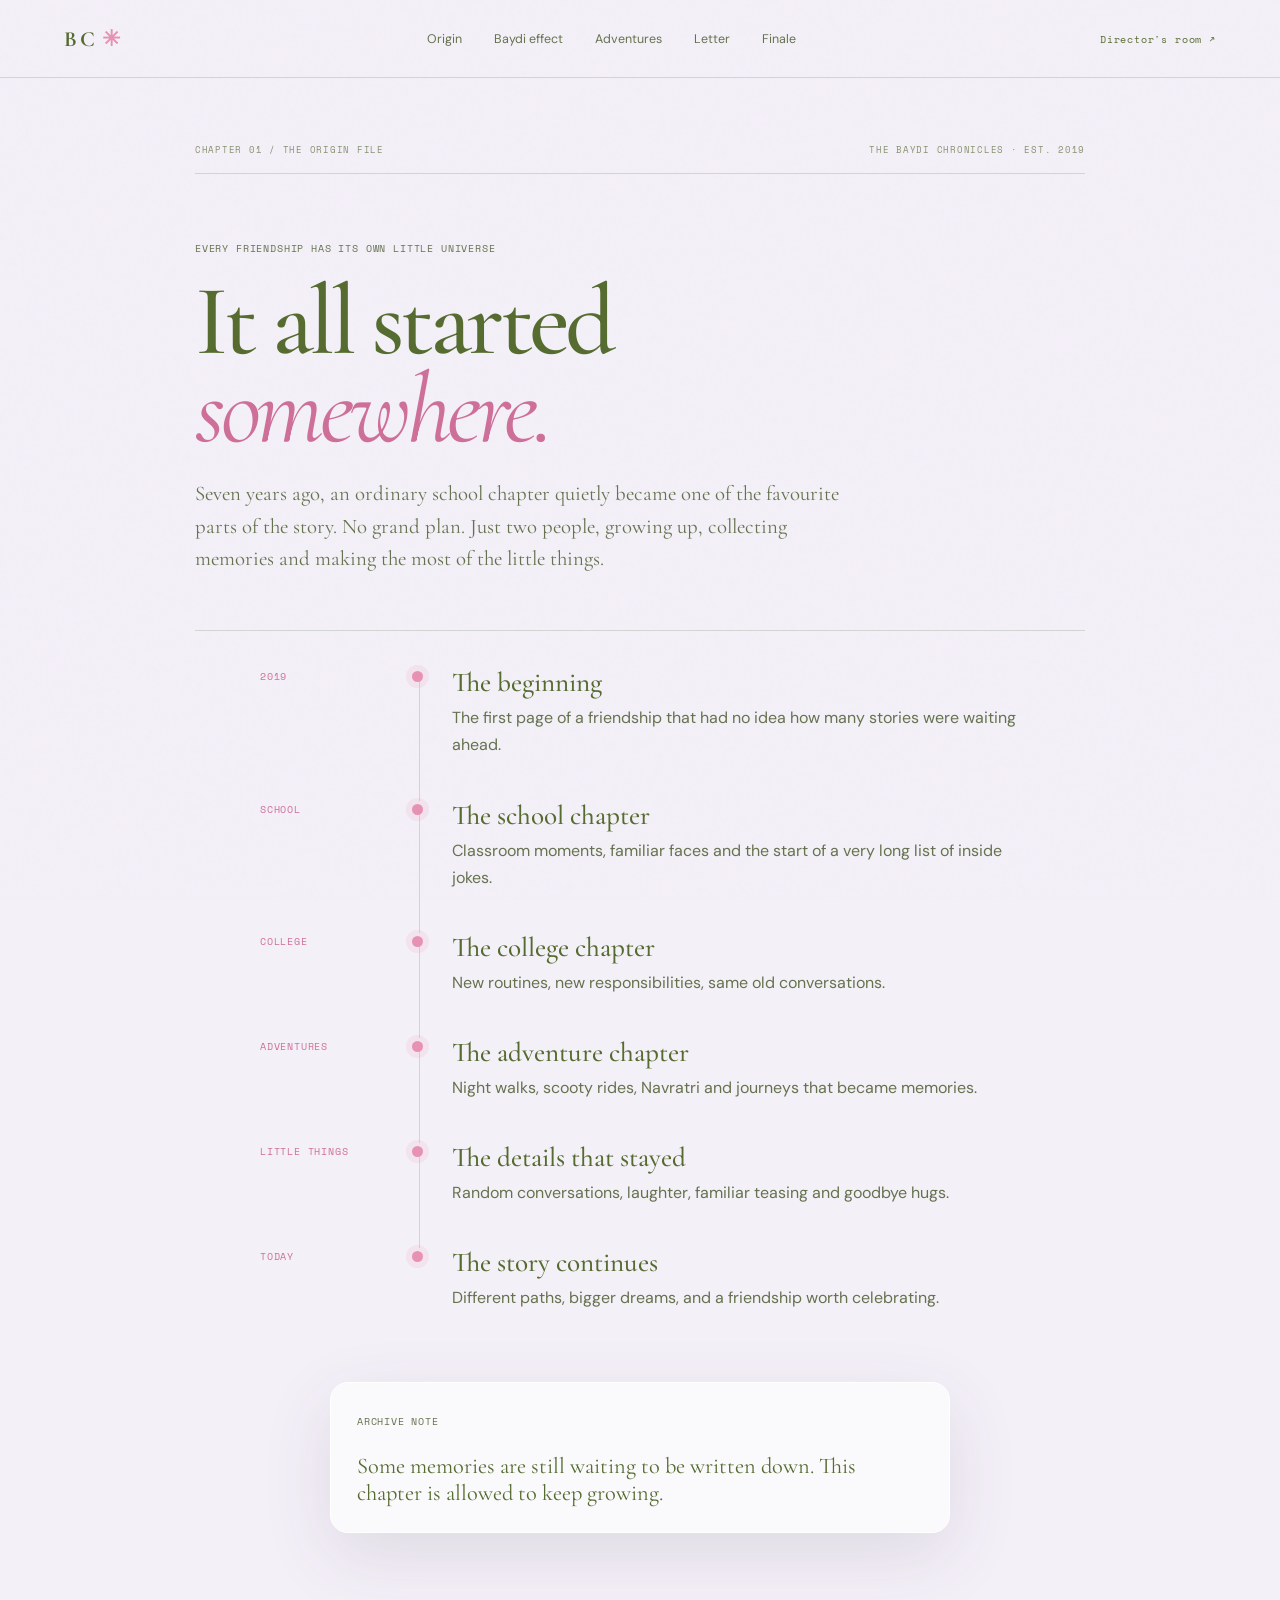
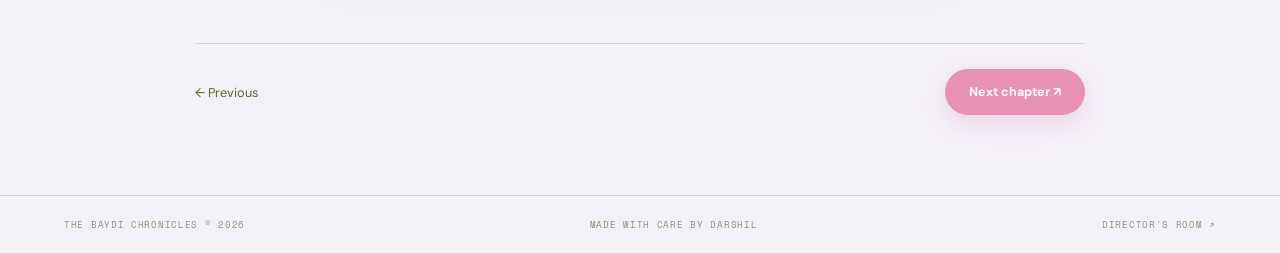
<file: origin.html>
<!doctype html><html lang="en"><head><meta charset="utf-8"><meta name="viewport" content="width=device-width,initial-scale=1"><meta name="theme-color" content="#F4F0F8"><title>THE ORIGIN FILE · The Baydi Chronicles</title><link rel="preconnect" href="https://fonts.googleapis.com"><link rel="preconnect" href="https://fonts.gstatic.com" crossorigin><link href="https://fonts.googleapis.com/css2?family=Cormorant+Garamond:wght@400;500;600;700&family=DM+Sans:wght@400;500;600;700&family=Space+Mono:wght@400;700&family=Caveat:wght@500;600&display=swap" rel="stylesheet"><link rel="stylesheet" href="css/style.css"></head><body><div class="grain"></div><div class="progress-track"><span id="progress"></span></div><header class="site-header"><a class="brand" href="index.html">BC<span>✳</span></a><nav><a href="origin.html">Origin</a><a href="effect.html">Baydi effect</a><a href="adventures.html">Adventures</a><a href="letter.html">Letter</a><a href="finale.html">Finale</a></nav><a class="admin-link" href="admin.html">Director's room ↗</a></header><main class="chapter-page"><div class="chapter-meta"><span>CHAPTER 01 / THE ORIGIN FILE</span><span>THE BAYDI CHRONICLES · EST. 2019</span></div><p class="eyebrow">EVERY FRIENDSHIP HAS ITS OWN LITTLE UNIVERSE</p><h1>It all started<br><em>somewhere.</em></h1><p class="chapter-intro">Seven years ago, an ordinary school chapter quietly became one of the favourite parts of the story. No grand plan. Just two people, growing up, collecting memories and making the most of the little things.</p><section class="chapter-content"><div class="timeline" id="timeline">
<article class="timeline-item"><span class="year">2019</span><i></i><div><h3>The beginning</h3><p>The first page of a friendship that had no idea how many stories were waiting ahead.</p></div></article>
<article class="timeline-item"><span class="year">SCHOOL</span><i></i><div><h3>The school chapter</h3><p>Classroom moments, familiar faces and the start of a very long list of inside jokes.</p></div></article>
<article class="timeline-item"><span class="year">COLLEGE</span><i></i><div><h3>The college chapter</h3><p>New routines, new responsibilities, same old conversations.</p></div></article>
<article class="timeline-item"><span class="year">ADVENTURES</span><i></i><div><h3>The adventure chapter</h3><p>Night walks, scooty rides, Navratri and journeys that became memories.</p></div></article>
<article class="timeline-item"><span class="year">LITTLE THINGS</span><i></i><div><h3>The details that stayed</h3><p>Random conversations, laughter, familiar teasing and goodbye hugs.</p></div></article>
<article class="timeline-item"><span class="year">TODAY</span><i></i><div><h3>The story continues</h3><p>Different paths, bigger dreams, and a friendship worth celebrating.</p></div></article></div>
<div class="note-card"><span class="mono tiny">ARCHIVE NOTE</span><p>Some memories are still waiting to be written down. This chapter is allowed to keep growing.</p></div></section><div class="chapter-nav"><a class="text-link" href="index.html">← Previous</a><a class="button" href="effect.html">Next chapter ↗</a></div></main><footer class="site-footer"><span>THE BAYDI CHRONICLES © 2026</span><span>MADE WITH CARE BY DARSHIL</span><a href="admin.html">DIRECTOR'S ROOM ↗</a></footer><script type="module" src="js/app.js"></script></body></html>
</file>
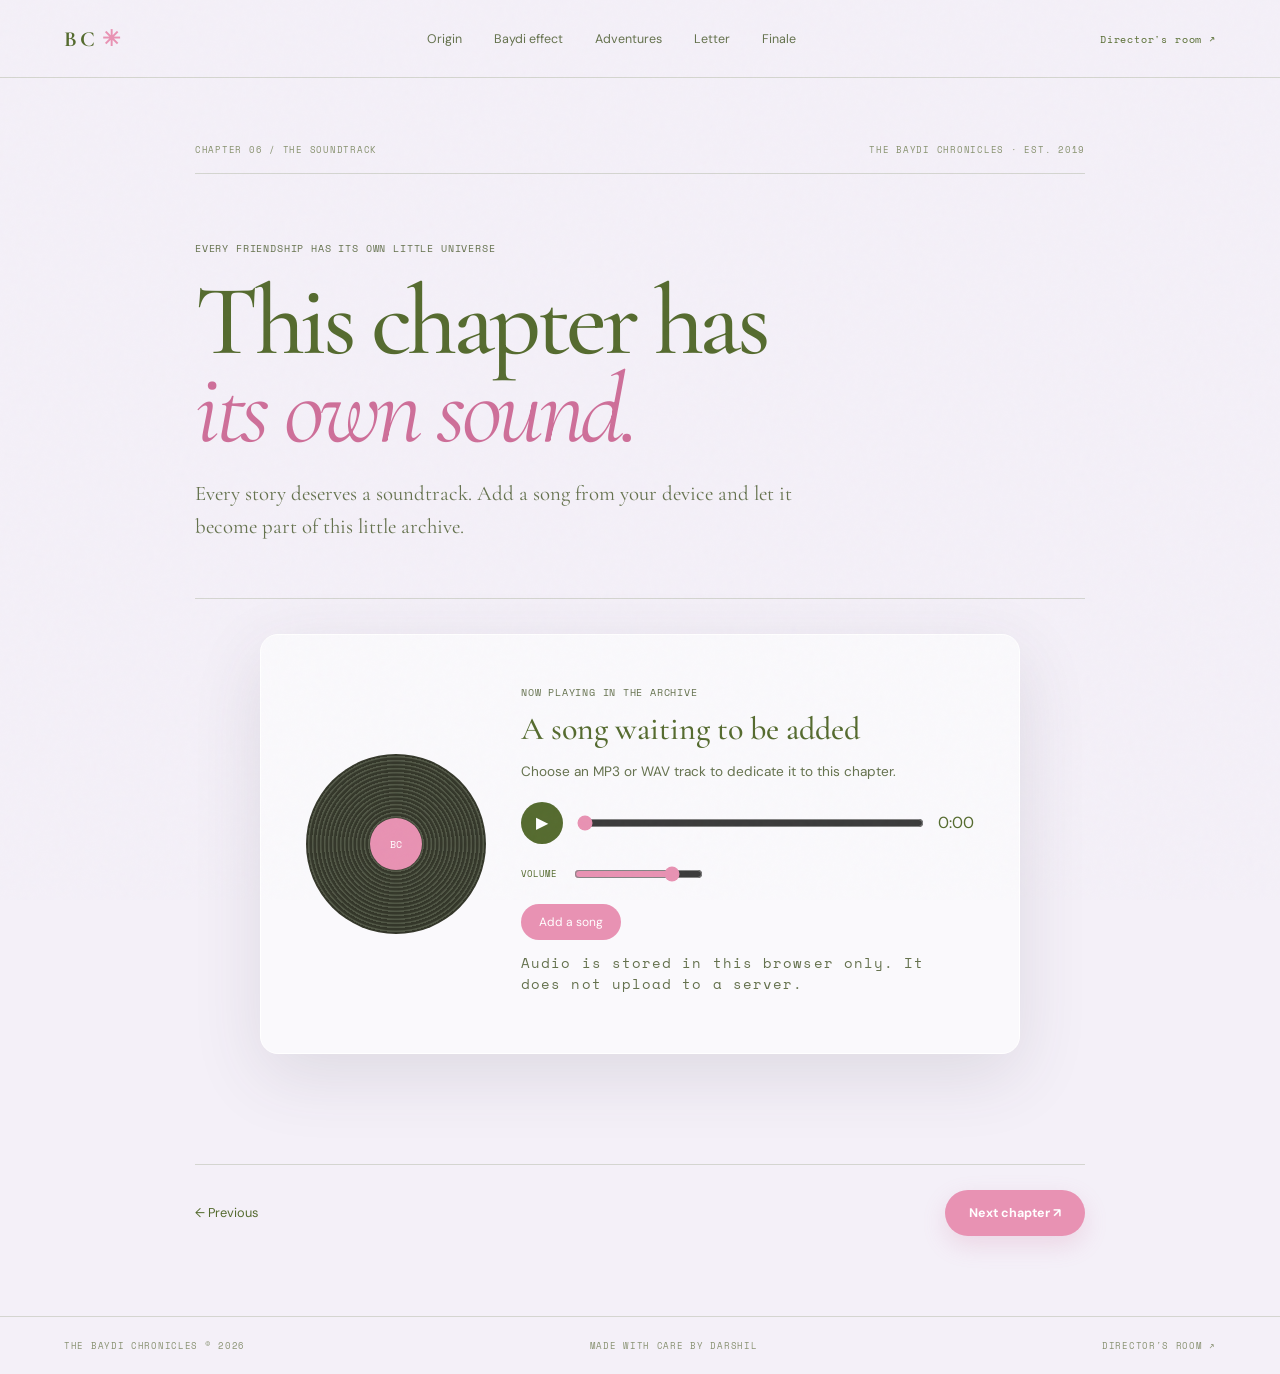
<file: soundtrack.html>
<!doctype html><html lang="en"><head><meta charset="utf-8"><meta name="viewport" content="width=device-width,initial-scale=1"><meta name="theme-color" content="#F4F0F8"><title>THE SOUNDTRACK · The Baydi Chronicles</title><link rel="preconnect" href="https://fonts.googleapis.com"><link rel="preconnect" href="https://fonts.gstatic.com" crossorigin><link href="https://fonts.googleapis.com/css2?family=Cormorant+Garamond:wght@400;500;600;700&family=DM+Sans:wght@400;500;600;700&family=Space+Mono:wght@400;700&family=Caveat:wght@500;600&display=swap" rel="stylesheet"><link rel="stylesheet" href="css/style.css"></head><body><div class="grain"></div><div class="progress-track"><span id="progress"></span></div><header class="site-header"><a class="brand" href="index.html">BC<span>✳</span></a><nav><a href="origin.html">Origin</a><a href="effect.html">Baydi effect</a><a href="adventures.html">Adventures</a><a href="letter.html">Letter</a><a href="finale.html">Finale</a></nav><a class="admin-link" href="admin.html">Director's room ↗</a></header><main class="chapter-page"><div class="chapter-meta"><span>CHAPTER 06 / THE SOUNDTRACK</span><span>THE BAYDI CHRONICLES · EST. 2019</span></div><p class="eyebrow">EVERY FRIENDSHIP HAS ITS OWN LITTLE UNIVERSE</p><h1>This chapter has<br><em>its own sound.</em></h1><p class="chapter-intro">Every story deserves a soundtrack. Add a song from your device and let it become part of this little archive.</p><section class="chapter-content">
<div class="player-card"><div class="record"><span>BC</span></div><div class="player-info"><span class="mono tiny">NOW PLAYING IN THE ARCHIVE</span><h3 id="trackTitle">A song waiting to be added</h3><p id="trackDedication">Choose an MP3 or WAV track to dedicate it to this chapter.</p><audio id="audio" preload="metadata"></audio><div class="player-controls"><button class="round-button" id="playAudio" aria-label="Play audio">▶</button><input type="range" id="audioProgress" min="0" max="100" value="0" aria-label="Track progress"><span id="audioTime">0:00</span></div><label class="volume-label">VOLUME <input type="range" id="volume" min="0" max="1" step=".01" value=".8"></label><label class="upload-button">Add a song <input type="file" id="audioUpload" accept="audio/mpeg,audio/wav,audio/mp3"></label><p class="tiny">Audio is stored in this browser only. It does not upload to a server.</p></div></div></section><div class="chapter-nav"><a class="text-link" href="classified.html">← Previous</a><a class="button" href="letter.html">Next chapter ↗</a></div></main><footer class="site-footer"><span>THE BAYDI CHRONICLES © 2026</span><span>MADE WITH CARE BY DARSHIL</span><a href="admin.html">DIRECTOR'S ROOM ↗</a></footer><script type="module" src="js/app.js"></script></body></html>
</file>
<file: css/style.css>
:root{--lavender:#F4F0F8;--matcha:#556B2F;--orchid:#E892B3;--orchid-deep:#CE6F99;--ink:#29351F;--soft:#65724E;--paper:#FFFCFF;--lilac:#E8DFF0;--sage:#E6EBD9;--line:rgba(85,107,47,.2);--shadow:0 22px 70px rgba(63,57,78,.12);--serif:"Cormorant Garamond",Georgia,serif;--sans:"DM Sans",Arial,sans-serif;--mono:"Space Mono",monospace;--hand:"Caveat",cursive}
*{box-sizing:border-box}html{scroll-behavior:smooth}body{margin:0;background:var(--lavender);color:var(--matcha);font-family:var(--sans);min-height:100vh}a{color:inherit;text-decoration:none}button,input{font:inherit}.grain{position:fixed;inset:0;pointer-events:none;z-index:10;opacity:.12;background-image:url("data:image/svg+xml,%3Csvg viewBox='0 0 180 180' xmlns='http://www.w3.org/2000/svg'%3E%3Cfilter id='n'%3E%3CfeTurbulence type='fractalNoise' baseFrequency='.8' numOctaves='3' stitchTiles='stitch'/%3E%3C/filter%3E%3Crect width='100%25' height='100%25' filter='url(%23n)' opacity='.18'/%3E%3C/svg%3E")}.site-header{height:78px;padding:0 clamp(18px,5vw,72px);display:flex;align-items:center;justify-content:space-between;border-bottom:1px solid var(--line);position:relative;z-index:20}.brand{font:700 1.35rem var(--serif);letter-spacing:.12em}.brand span{color:var(--orchid);margin-left:5px}.site-header nav{display:flex;gap:clamp(12px,2.5vw,32px);font-size:.78rem;color:var(--soft)}.site-header nav a:hover,.admin-link:hover,.text-link:hover{color:var(--orchid-deep)}.admin-link,.mono,.eyebrow,.tiny,.chapter-meta,.year,.hero-foot,.site-footer{font-family:var(--mono);letter-spacing:.08em}.admin-link{font-size:.65rem}.progress-track{height:3px;background:transparent;position:fixed;top:0;left:0;right:0;z-index:30}.progress-track span{display:block;height:100%;width:0;background:var(--orchid)}.entrance{min-height:calc(100vh - 125px);position:relative;display:grid;place-items:center;overflow:hidden;padding:65px 22px 90px}.hero-card{text-align:center;position:relative;z-index:2;max-width:850px;animation:rise 1.1s both}.eyebrow{font-size:.65rem;line-height:1.8;color:var(--soft)}.prelude{font:italic 1.45rem var(--serif);line-height:.85;margin:48px 0 38px;color:#78865c}.prelude p{margin:12px}.tiny{font-size:.62rem;color:var(--soft)}h1,h2,h3{font-family:var(--serif);font-weight:500}h1{font-size:clamp(3.3rem,9vw,7.7rem);line-height:.78;letter-spacing:-.045em;margin:22px 0;color:var(--matcha)}h1 em,h2 em{color:var(--orchid-deep);font-weight:400}.subtitle{font:1.05rem/1.7 var(--serif);color:var(--soft);margin:28px 0}.button{border:0;background:var(--orchid);color:#fff;padding:15px 24px;border-radius:99px;display:inline-flex;align-items:center;gap:24px;font-weight:700;font-size:.78rem;cursor:pointer;box-shadow:0 9px 25px rgba(206,111,153,.2);transition:.25s}.button:hover{transform:translateY(-3px);background:var(--orchid-deep);box-shadow:0 14px 30px rgba(206,111,153,.28)}.micro-note{font: .75rem var(--hand);color:var(--soft);margin-top:22px}.orbit{position:absolute;border:1px solid rgba(85,107,47,.12);border-radius:50%;width:65vw;height:65vw;max-width:850px;max-height:850px;animation:spin 65s linear infinite}.orbit:after,.orbit:before{content:"✳";position:absolute;color:var(--orchid);font-size:22px}.orbit:before{top:12%;left:16%}.orbit:after{right:9%;bottom:20%}.orbit-b{width:78vw;height:78vw;animation-direction:reverse;border-style:dashed;opacity:.5}.hero-stamp{position:absolute;right:8%;bottom:16%;border:1px solid var(--orchid);border-radius:50%;width:112px;height:112px;display:grid;place-content:center;text-align:center;font: .6rem/1.4 var(--mono);transform:rotate(12deg);background:#f9f5faad}.hero-stamp b{color:var(--orchid);font-size:1rem}.hero-foot{position:absolute;bottom:25px;left:5%;right:5%;display:flex;justify-content:space-between;font-size:.55rem;color:#87916e}.site-footer{padding:22px 5%;display:flex;justify-content:space-between;gap:15px;flex-wrap:wrap;border-top:1px solid var(--line);font-size:.55rem;color:#899273}.chapter-page{max-width:1040px;margin:auto;padding:65px clamp(20px,6vw,75px) 80px;min-height:calc(100vh - 140px)}.chapter-meta{display:flex;justify-content:space-between;gap:10px;font-size:.58rem;color:#87916e;border-bottom:1px solid var(--line);padding-bottom:17px;margin-bottom:65px}.chapter-page h1{font-size:clamp(3.1rem,7.8vw,6.5rem);line-height:.88;margin:20px 0 25px}.chapter-intro{max-width:650px;font:1.3rem/1.55 var(--serif);color:var(--soft);margin-bottom:55px}.chapter-content{padding:35px 0 45px;border-top:1px solid var(--line)}.chapter-nav{display:flex;align-items:center;justify-content:space-between;gap:15px;margin-top:65px;padding-top:25px;border-top:1px solid var(--line)}.text-link{font-size:.8rem}.timeline{max-width:760px;margin:0 auto}.timeline-item{display:grid;grid-template-columns:130px 18px 1fr;gap:22px;position:relative;padding:0 0 40px;opacity:0;transform:translateY(18px);animation:rise .65s forwards}.timeline-item:nth-child(2){animation-delay:.1s}.timeline-item:nth-child(3){animation-delay:.2s}.timeline-item:nth-child(4){animation-delay:.3s}.timeline-item:nth-child(5){animation-delay:.4s}.timeline-item:nth-child(6){animation-delay:.5s}.timeline-item:before{content:"";position:absolute;left:159px;top:12px;bottom:-2px;width:1px;background:var(--line)}.timeline-item:last-child:before{display:none}.timeline-item i{width:11px;height:11px;border-radius:50%;background:var(--orchid);margin-top:5px;box-shadow:0 0 0 6px #e892b322;z-index:1}.year{font-size:.62rem;color:var(--orchid-deep);padding-top:3px}.timeline-item h3{font-size:1.7rem;margin:0 0 5px}.timeline-item p,.memory-scene p,.trait p{color:var(--soft);line-height:1.7;margin:0}.note-card,.trait,.memory-scene,.player-card{background:#fff9;border:1px solid #fff;border-radius:18px;padding:26px;box-shadow:var(--shadow)}.note-card{max-width:620px;margin:30px auto 0}.note-card p{font:1.4rem var(--serif);margin-bottom:0}.trait-grid{display:grid;grid-template-columns:repeat(2,1fr);gap:15px}.trait{min-height:155px}.trait span,.diagnosis span{display:block;font: .58rem var(--mono);color:var(--orchid-deep);letter-spacing:.1em;margin-bottom:12px}.trait strong{font:1.8rem var(--serif);display:block;margin-bottom:8px}.center-action{text-align:center;margin:35px auto}.result{font:1.4rem var(--serif);min-height:30px;margin:22px}.clinic-paper{max-width:650px;margin:auto;background:#fffdf7;padding:clamp(24px,5vw,50px);border:1px solid #e5dfd0;box-shadow:var(--shadow);color:#55633b}.clinic-head{display:flex;justify-content:space-between;font: .62rem var(--mono);border-bottom:1px solid #cbd1b8;padding-bottom:15px}.clinic-paper h3{font-size:2.3rem;margin:25px 0 0}.diagnosis{padding:15px 0;border-bottom:1px dashed #cbd1b8}.diagnosis strong{font:1.35rem var(--serif)}.clinic-paper h4{font:1.5rem var(--serif);margin-bottom:5px}.clinic-paper li{padding:5px}.signature{font:1.5rem var(--hand);text-align:right;margin-top:35px}.scene-list{display:grid;grid-template-columns:1fr 1fr;gap:17px}.memory-scene{min-height:210px;position:relative;overflow:hidden}.memory-scene:after{content:"✳";position:absolute;right:18px;top:10px;font-size:3rem;color:#e892b32c}.memory-scene h3{font-size:2rem;margin:15px 0 8px}.memory-scene b{display:block;font: .55rem var(--mono);letter-spacing:.08em;color:var(--orchid-deep);margin-top:20px}.case-list{display:grid;gap:12px}.case-file{width:100%;text-align:left;border:1px solid var(--line);border-radius:14px;background:#fff9;padding:21px;display:grid;grid-template-columns:1fr auto 20px;gap:12px;align-items:center;color:var(--matcha);cursor:pointer}.case-file>span{font: .68rem var(--mono)}.case-file>b{font: .55rem var(--mono);color:var(--orchid-deep)}.case-file>i{font-style:normal;font-size:1.2rem}.case-detail{display:none;grid-column:1/-1;color:var(--soft);line-height:1.65;padding:12px 0 0;border-top:1px solid var(--line);margin-top:8px}.case-file.open .case-detail{display:block;animation:rise .35s}.case-detail p{margin:6px 0}.player-card{display:flex;gap:35px;align-items:center;max-width:760px;margin:auto;padding:clamp(20px,5vw,45px)}.record{width:180px;aspect-ratio:1;border-radius:50%;background:repeating-radial-gradient(circle,#34372a 0 2px,#515746 3px 4px);display:grid;place-items:center;flex:none;animation:spin 8s linear infinite;animation-play-state:paused}.record:before{content:"";position:absolute;width:52px;height:52px;background:var(--orchid);border-radius:50%}.record span{z-index:1;color:white;font: .6rem var(--mono)}.player-info{flex:1;min-width:0}.player-info h3{font-size:2rem;margin:8px 0}.player-info p{color:var(--soft);font-size:.85rem;line-height:1.5}.player-controls{display:flex;align-items:center;gap:12px;margin:20px 0}.player-controls input{flex:1;accent-color:var(--orchid)}.round-button{border:0;background:var(--matcha);color:white;border-radius:50%;width:42px;height:42px;cursor:pointer}.volume-label{font: .58rem var(--mono);display:flex;gap:15px;align-items:center}.volume-label input{accent-color:var(--orchid)}.upload-button{display:inline-block;margin-top:20px;background:var(--orchid);color:white;padding:10px 18px;border-radius:30px;font-size:.75rem;cursor:pointer}.upload-button input{display:none}.envelope-wrap{text-align:center;padding:25px}.envelope{width:min(360px,85vw);height:220px;background:#e7d9b9;margin:0 auto 30px;position:relative;box-shadow:var(--shadow);overflow:hidden}.envelope:before{content:"";position:absolute;inset:0;background:linear-gradient(135deg,transparent 49.5%,#d7c49f 50%),linear-gradient(225deg,transparent 49.5%,#d7c49f 50%);z-index:2}.envelope-flap{position:absolute;inset:0 0 auto;height:55%;background:#f0e4ca;clip-path:polygon(0 0,100% 0,50% 100%);transform-origin:top;transition:.7s;z-index:3}.envelope-front{position:absolute;z-index:4;inset:auto 0 35px;display:flex;flex-direction:column;align-items:center;gap:9px;font:.58rem var(--mono);color:#69744e}.envelope-front b{font-size:1.6rem;color:var(--orchid)}.envelope.open .envelope-flap{transform:rotateX(180deg)}.letter-paper{max-width:700px;margin:35px auto;background:#fffdf7;padding:clamp(25px,6vw,60px);box-shadow:var(--shadow);border:1px solid #eee7d9}.letter-content{font:1.22rem/1.85 var(--serif);color:#4f5d3b}.letter-content p{margin:0 0 17px}.letter-content .signature{font:1.55rem var(--hand)}.cake-area{width:300px;margin:65px auto 20px;position:relative;padding-top:45px}.cake{position:relative;height:165px}.cake-top{position:absolute;top:0;left:40px;width:220px;height:45px;border-radius:50%;background:#f7d9e5;border:5px solid #fff}.cake-middle{position:absolute;top:22px;left:40px;width:220px;height:62px;background:#e9a9c3;border-radius:0 0 18px 18px;box-shadow:inset 0 -10px #d88eae}.cake-bottom{position:absolute;top:80px;left:20px;width:260px;height:65px;background:#f4d4df;border-radius:0 0 24px 24px;box-shadow:inset 0 -12px #e6b4c8}.cake-plate{position:absolute;top:140px;left:0;width:300px;height:18px;border-radius:50%;background:#fff;box-shadow:0 8px 12px #556b2f22}.candles{position:absolute;z-index:3;top:0;left:70px;right:70px;display:flex;justify-content:space-between}.candle{border:0;width:13px;height:45px;background:repeating-linear-gradient(45deg,#fff 0 5px,#d6e2bd 5px 9px);position:relative;cursor:pointer}.candle i{position:absolute;width:13px;height:18px;background:radial-gradient(ellipse at 50% 70%,#fff6a8 0 25%,#f5a74d 55%,transparent 70%);border-radius:50% 50% 45% 45%;top:-19px;left:0;animation:flicker .8s infinite alternate}.candle.off i{opacity:0}.cake-hint{text-align:center;color:var(--soft);font:1rem var(--hand)}.birthday-message{text-align:center;max-width:650px;margin:35px auto;font:1.3rem/1.65 var(--serif);animation:rise .7s}.wish-list{color:var(--orchid-deep);font-style:italic}.birthday-message h3{font-size:1.8rem}.signoff{font:1.4rem var(--hand)}.secret-trigger{display:block;margin:35px auto 10px;border:1px solid var(--orchid);color:var(--orchid-deep);background:transparent;border-radius:50%;width:38px;height:38px;cursor:pointer}.secret-message{text-align:center;min-height:30px;font:1.3rem var(--hand);color:var(--orchid-deep)}.constellation{text-align:center;margin:55px auto 0;padding:25px;border-top:1px solid var(--line)}.stars{display:flex;justify-content:center;gap:clamp(10px,4vw,30px);margin:20px}.star{border:0;background:transparent;color:#b7bf9b;font-size:1.7rem;cursor:pointer;transition:.2s}.star:hover,.star.active{color:var(--orchid);transform:scale(1.3)}#starMessage{font:1.2rem var(--hand)}.center{text-align:center}@keyframes rise{from{opacity:0;transform:translateY(22px)}to{opacity:1;transform:translateY(0)}}@keyframes spin{to{transform:rotate(360deg)}}@keyframes flicker{to{transform:scale(.82) rotate(5deg);filter:brightness(1.3)}}@media(max-width:720px){.site-header{height:auto;min-height:70px;gap:10px;flex-wrap:wrap;padding:15px 18px}.site-header nav{order:3;width:100%;overflow:auto;padding:8px 0;gap:18px}.site-header nav a{white-space:nowrap}.admin-link{font-size:.55rem}.hero-stamp{display:none}.hero-foot span:nth-child(2){display:none}.hero-foot{font-size:.48rem}.chapter-meta{font-size:.48rem;margin-bottom:40px}.chapter-page{padding-top:40px}.timeline-item{grid-template-columns:85px 14px 1fr;gap:12px}.timeline-item:before{left:103px}.timeline-item h3{font-size:1.45rem}.trait-grid,.scene-list{grid-template-columns:1fr}.case-file{grid-template-columns:1fr 18px}.case-file>b{grid-column:1}.case-file>i{grid-column:2;grid-row:1/3}.player-card{flex-direction:column;text-align:center}.record{width:135px}.player-controls{width:100%}.volume-label{justify-content:center}.site-footer{font-size:.48rem}.prelude{font-size:1.15rem;margin:35px 0}h1{font-size:clamp(3.1rem,17vw,5.5rem)}}@media(prefers-reduced-motion:reduce){*,*:before,*:after{animation-duration:.01ms!important;animation-iteration-count:1!important;scroll-behavior:auto!important;transition-duration:.01ms!important}}@media print{body{background:white}.site-header,.site-footer,.progress-track,.grain,.center-action{display:none!important}.chapter-page{padding:0}.clinic-paper{box-shadow:none;border:0}}
</file>
